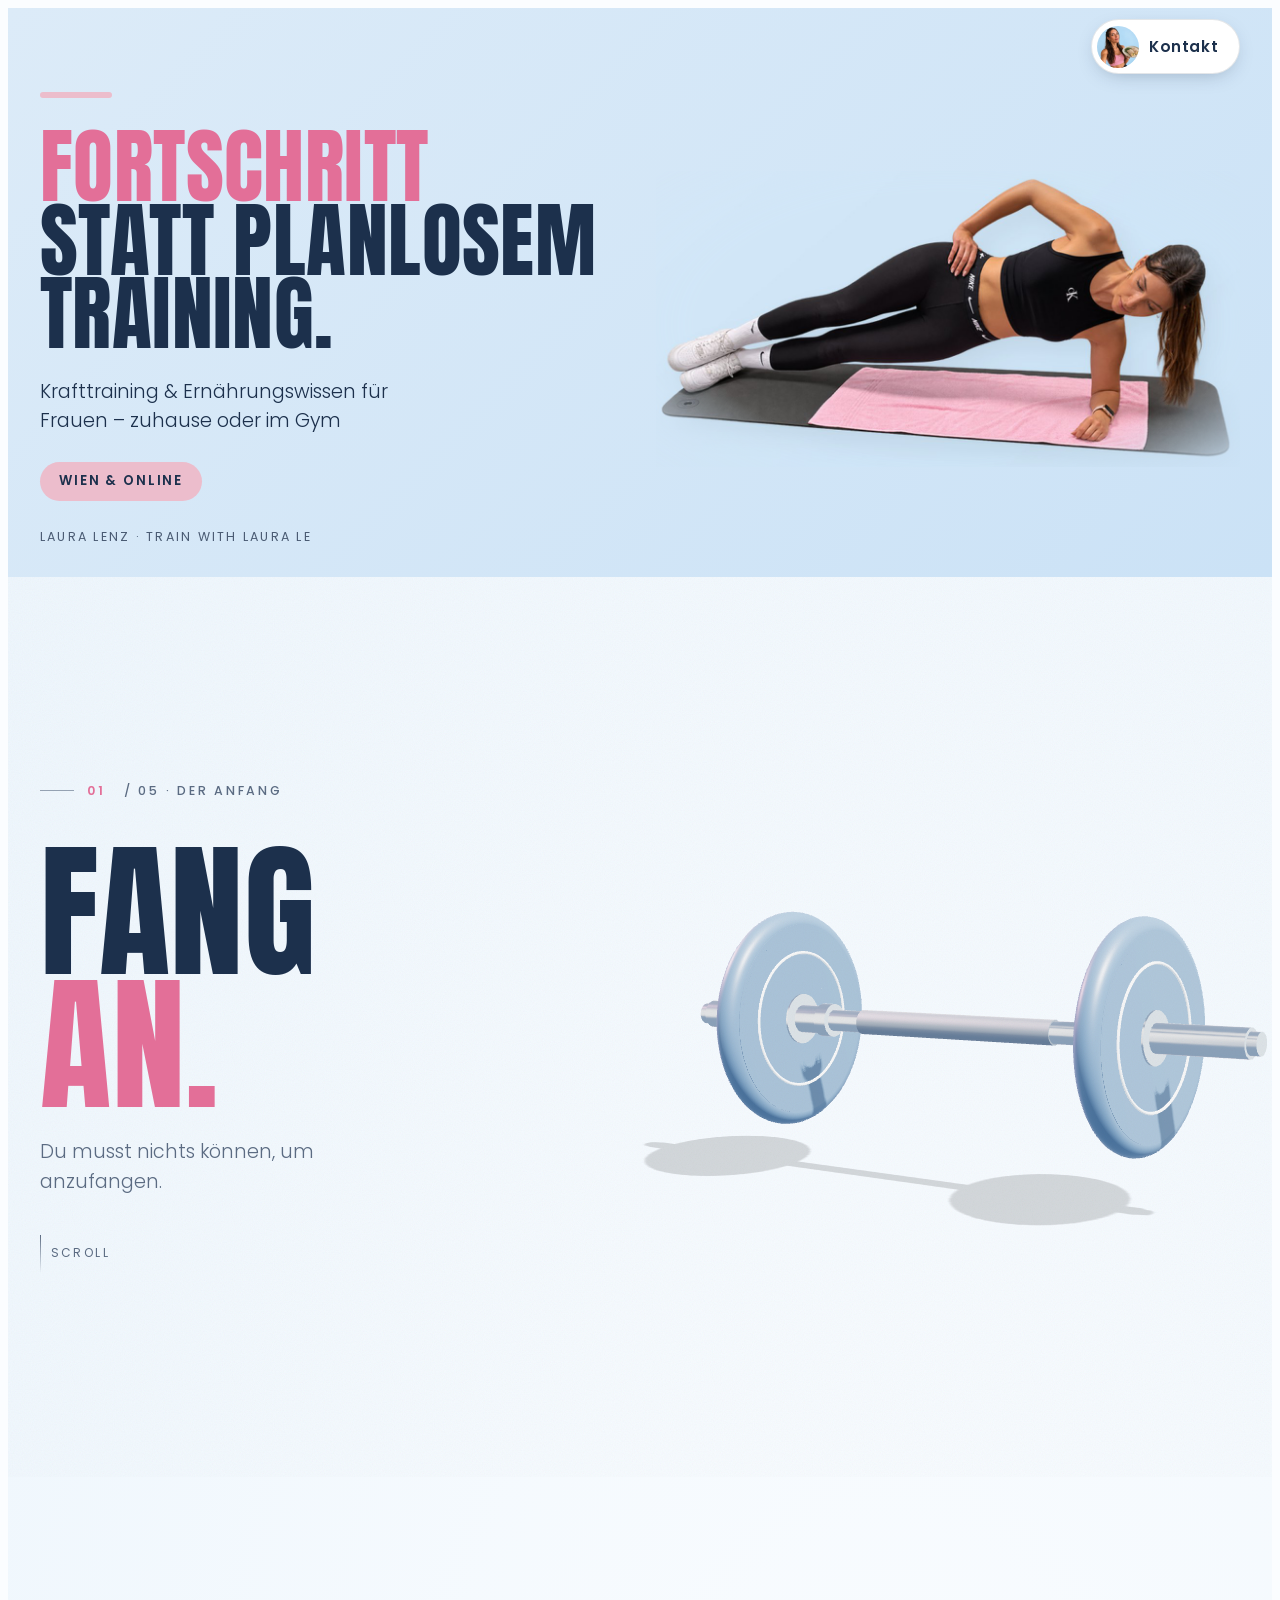
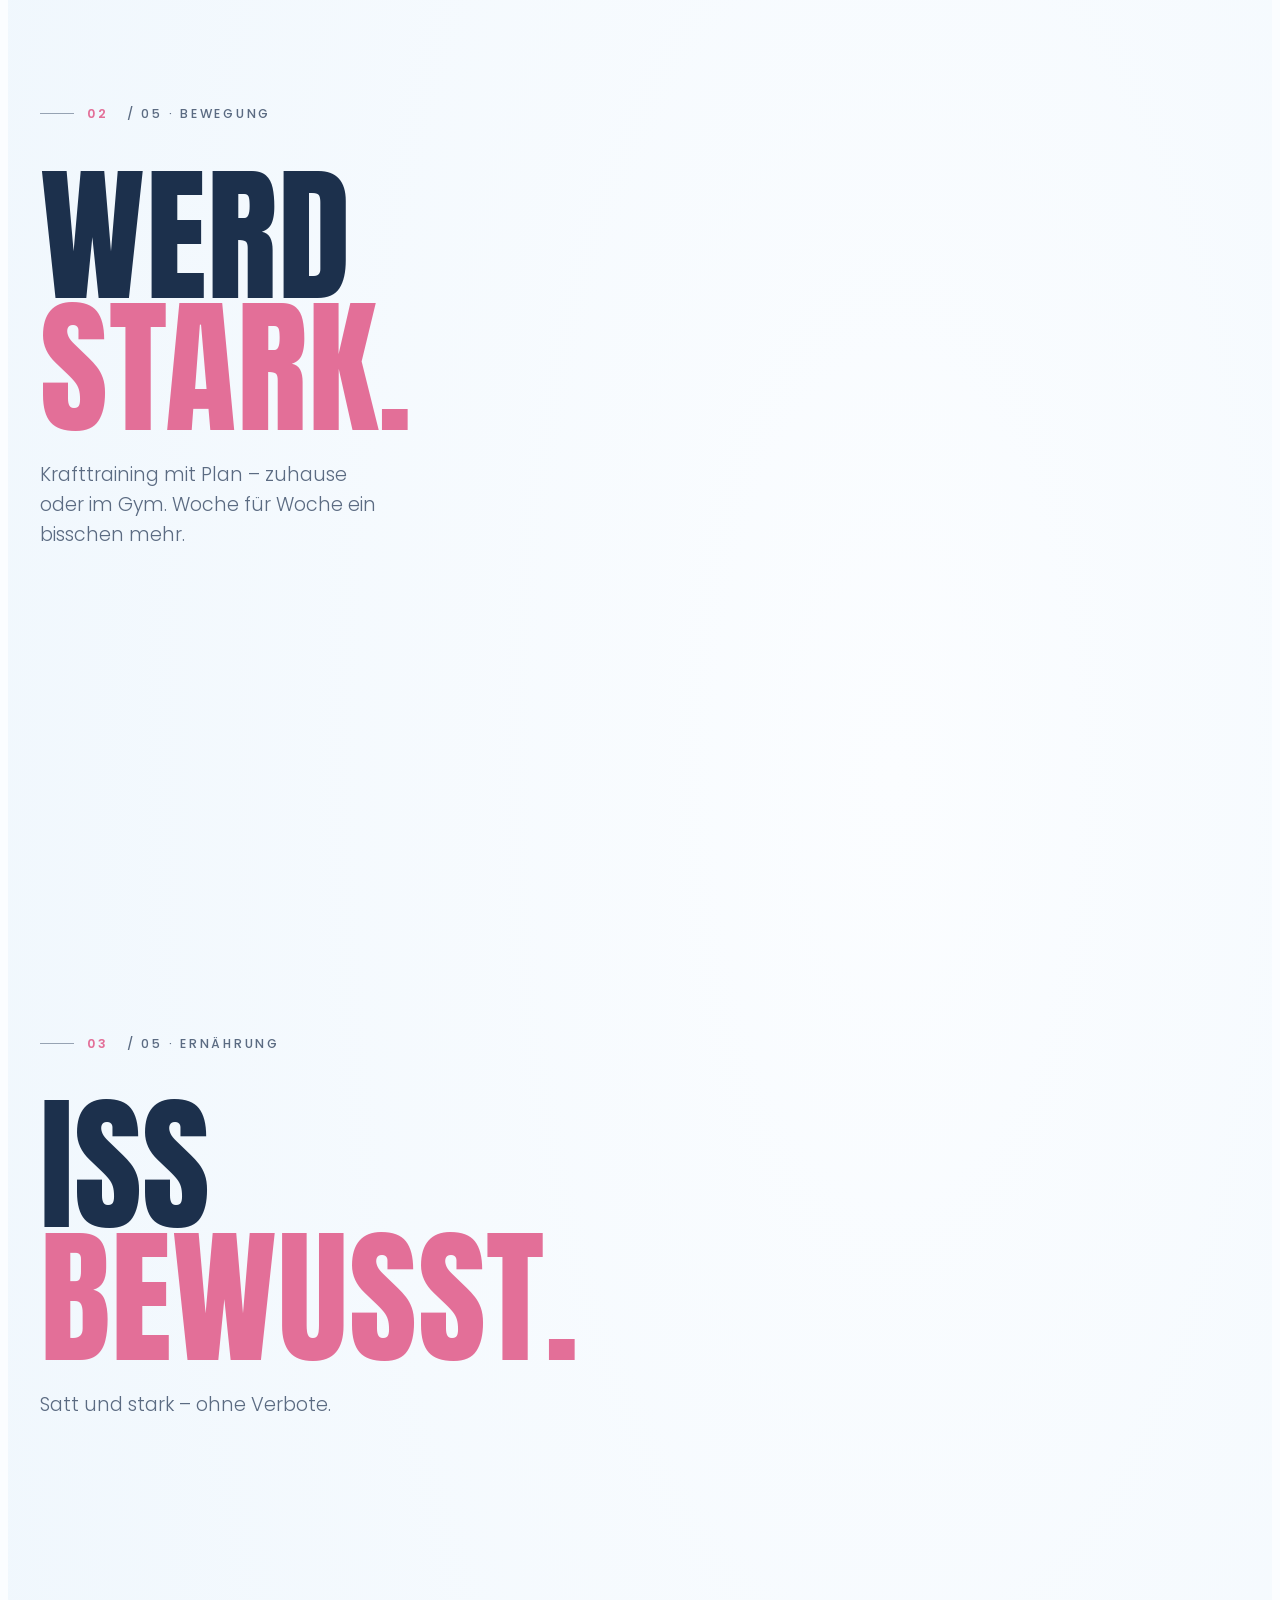
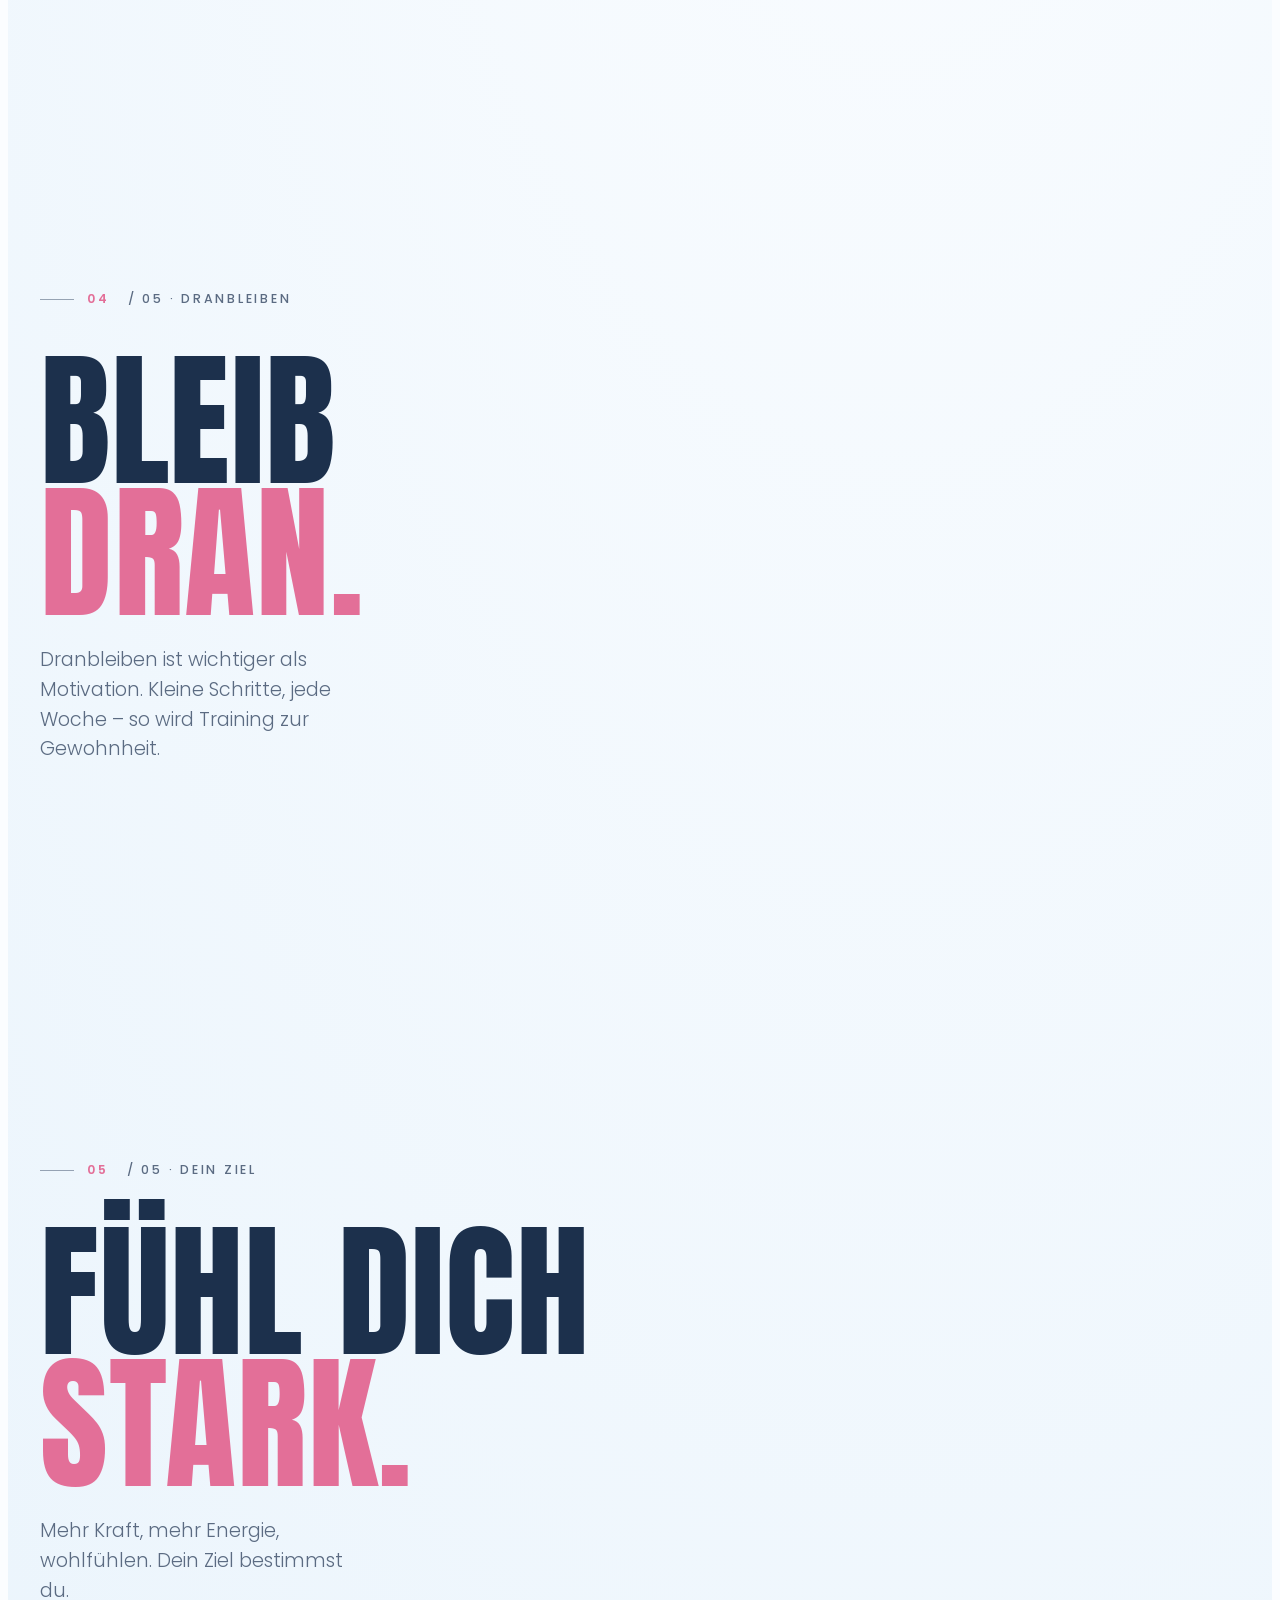
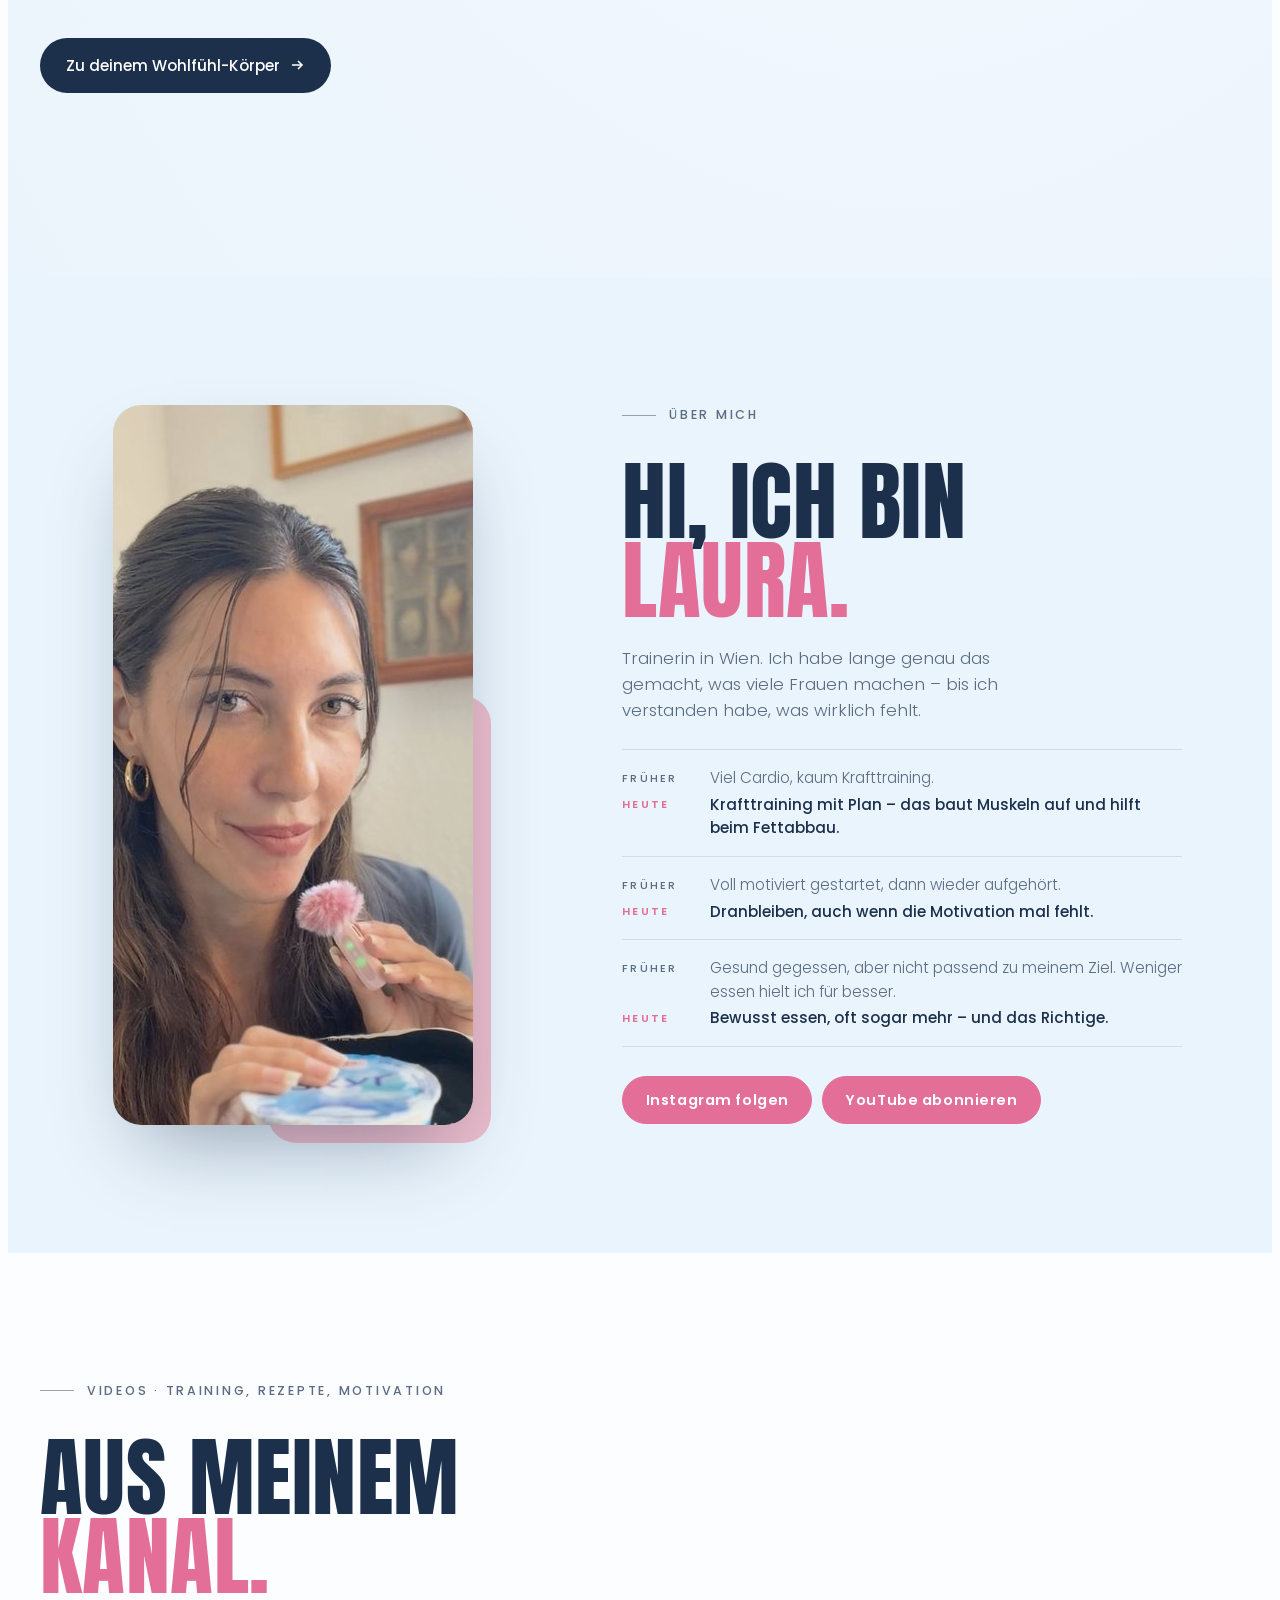
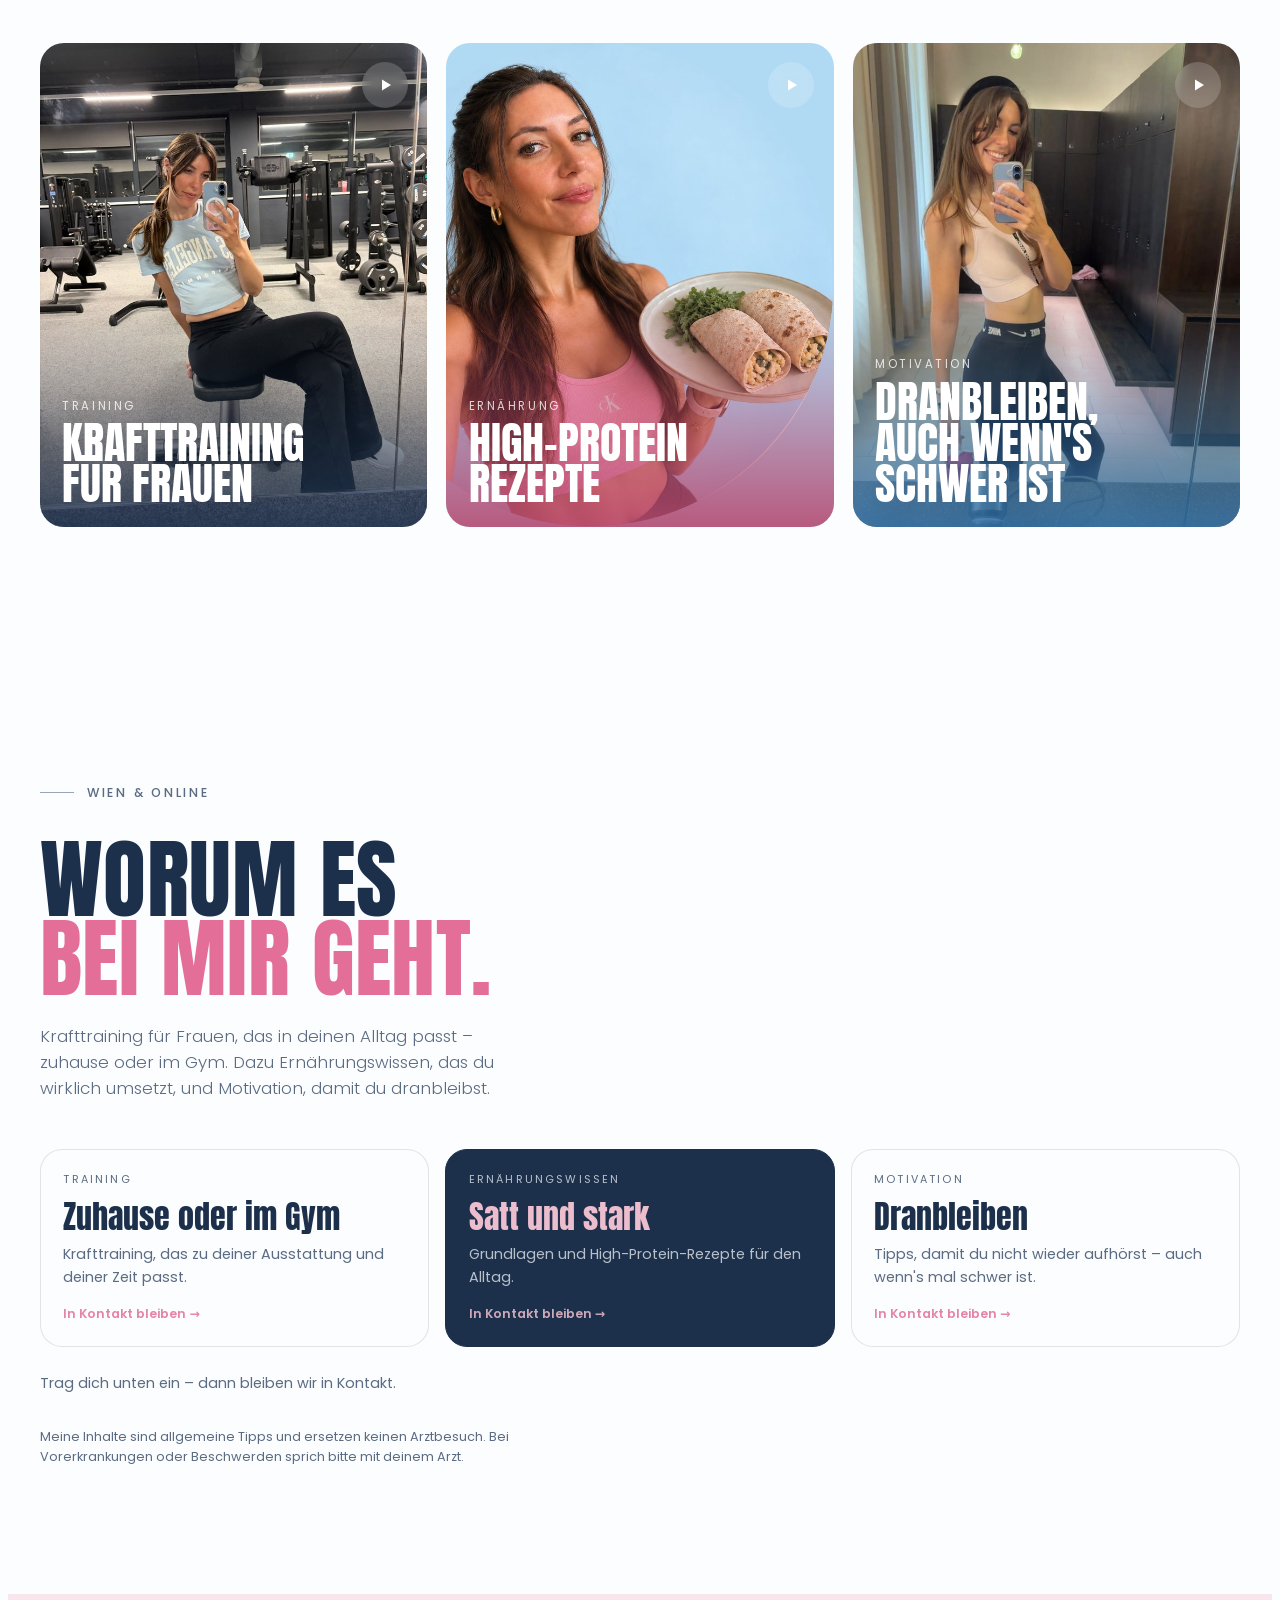
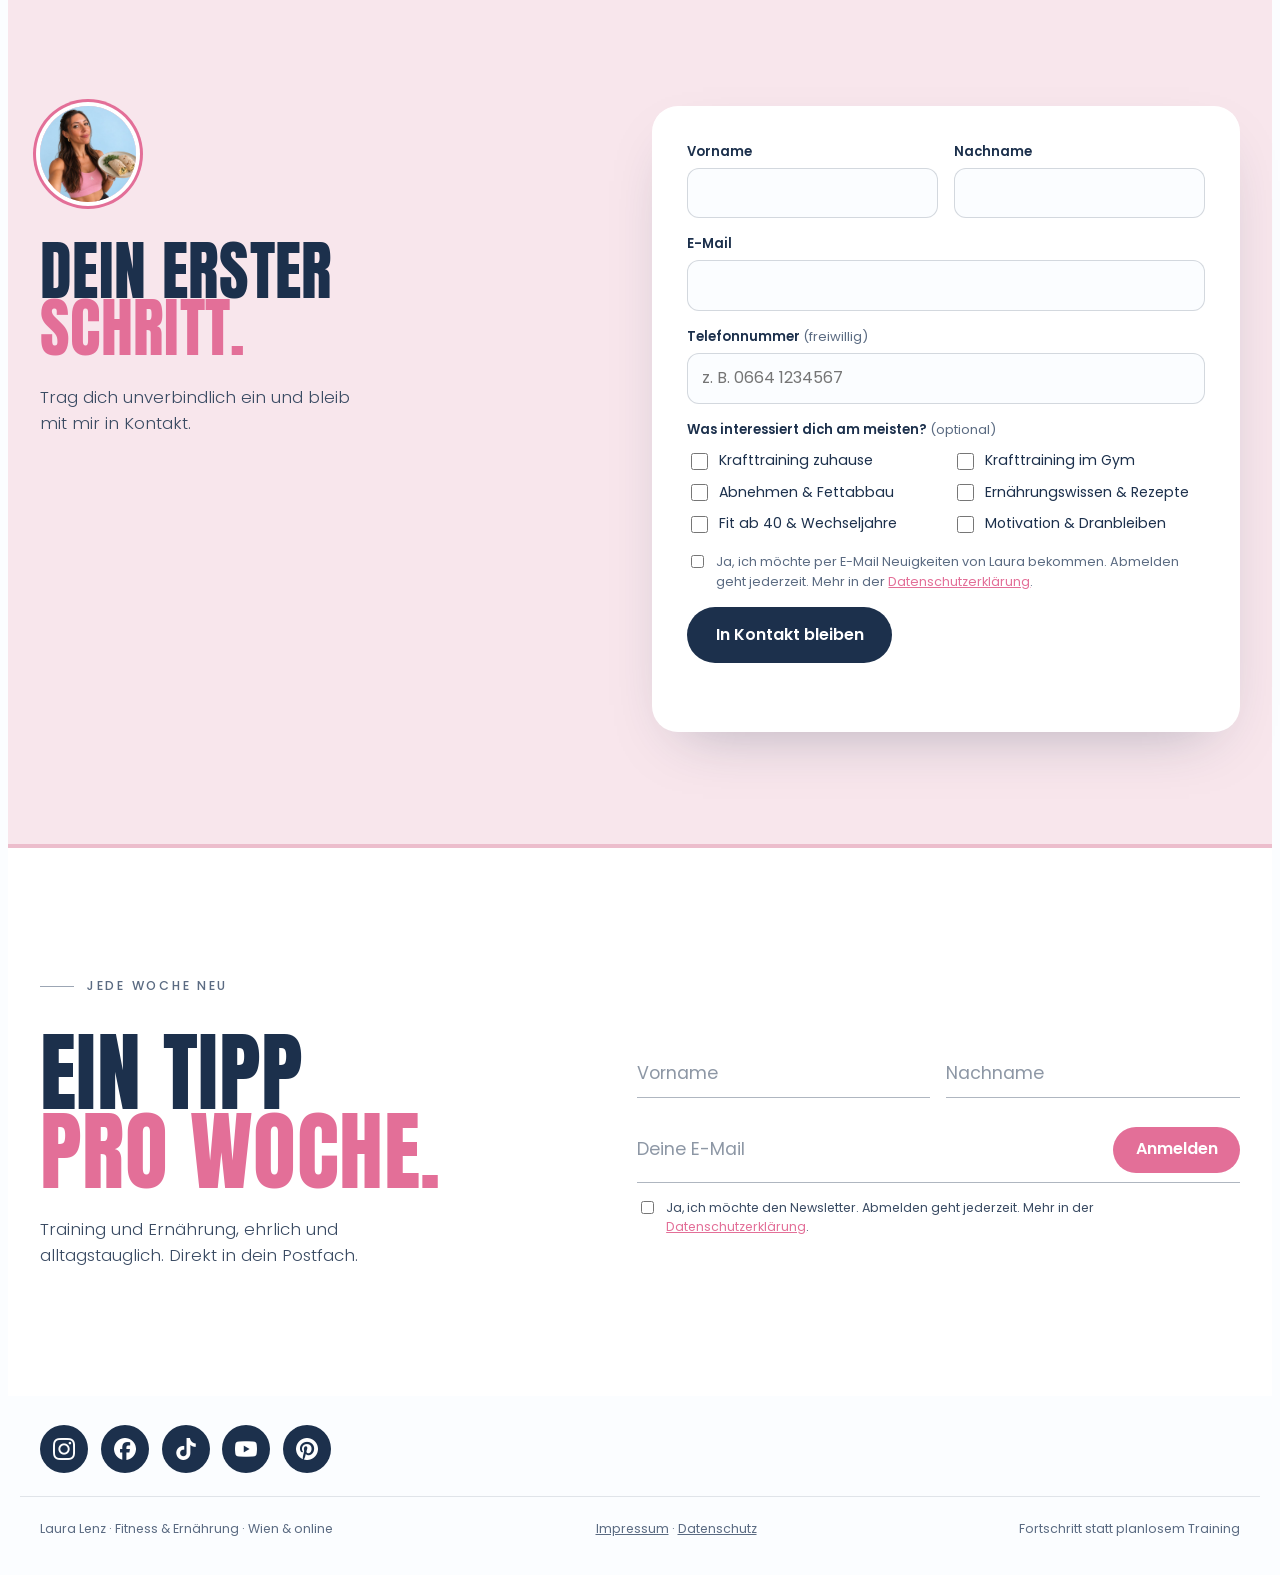
<file: index.html>
<!doctype html>
<html lang="de">
<head>
<meta charset="utf-8">
<meta name="viewport" content="width=device-width, initial-scale=1, viewport-fit=cover">
<title>Train with Laura Le – Krafttraining & Ernährungswissen für Frauen</title>
<link rel="stylesheet" href="fonts.css">
<meta name="description" content="Krafttraining & Ernährungswissen für Frauen – zuhause oder im Gym. Laura Lenz, Wien & online. Fortschritt statt planlosem Training.">
<meta property="og:title" content="Train with Laura Le">
<meta property="og:description" content="Krafttraining & Ernährungswissen für Frauen – zuhause oder im Gym. Laura Lenz, Wien & online. Fortschritt statt planlosem Training.">
<meta property="og:image" content="https://trainwithlaurale.com/bilder/profilbild.jpg">
<link rel="icon" type="image/png" sizes="64x64" href="favicon.png">
<link rel="icon" type="image/png" sizes="512x512" href="favicon-512.png">
<link rel="apple-touch-icon" href="apple-touch-icon.png">
<style>
/* Layout: eine 3D-Bühne bleibt beim Scrollen stehen (sticky); darüber laufen 5 Stationen mit riesiger Überschrift links. Die Hantel bekommt beim Scrollen Scheiben, eine Schüssel füllt sich mit Beeren. */
:root{
  --bg:#FBFDFF;
  --bg-2:#EAF4FC;      /* Hauch Himmelblau */
  --navy:#1C304C;
  --mute:#5B6B82;
  --rose:#E36F98;
  --blush:#ECBDCC;
  --sky:#B5DCF5;
  --hair:rgba(28,48,76,.12);
  --f-head:"Anton","Impact","Arial Narrow",sans-serif;
  --f-body:"Poppins",system-ui,-apple-system,"Segoe UI",sans-serif;
}
@media (prefers-color-scheme:dark){:root:not([data-theme="light"]){
  --bg:#0F1B2D;--bg-2:#16273F;--navy:#EEF5FC;--mute:#A9BBD0;--rose:#F08AB0;--blush:#C98AA0;--sky:#8CC4F0;--hair:rgba(238,245,252,.14);color-scheme:dark}}
:root[data-theme="dark"]{
  --bg:#0F1B2D;--bg-2:#16273F;--navy:#EEF5FC;--mute:#A9BBD0;--rose:#F08AB0;--blush:#C98AA0;--sky:#8CC4F0;--hair:rgba(238,245,252,.14);color-scheme:dark}

*{box-sizing:border-box}
body{background:var(--bg);color:var(--navy);font-family:var(--f-body);font-weight:400;font-size:16px;line-height:1.55;-webkit-font-smoothing:antialiased}
.wrap{max-width:1240px;margin:0 auto;padding-left:max(20px,env(safe-area-inset-left,0px));padding-right:max(20px,env(safe-area-inset-right,0px))}
h1,h2{font-family:var(--f-head);font-weight:400;text-transform:uppercase;line-height:.9;letter-spacing:.005em;margin:0;padding-top:.16em}
/* Abstände – überall gleich: Beschriftung → Überschrift, Überschrift → Text, Text → Inhalt */
:root{--s-eyebrow:1.4rem;--s-lead:1.6rem;--s-block:3rem}
.idx + h1,.idx + h2{margin-top:var(--s-eyebrow)}
p{margin:0}
a{color:inherit}
:focus-visible{outline:2px solid var(--rose);outline-offset:4px;border-radius:4px}

/* Kopf */
header{position:fixed;inset:0 0 auto;z-index:20;padding-top:env(safe-area-inset-top,0px);transition:background .3s,box-shadow .3s}
header.solid{background:color-mix(in srgb,var(--bg) 86%,transparent);backdrop-filter:blur(12px);-webkit-backdrop-filter:blur(12px);box-shadow:0 1px 0 var(--hair)}
header .wrap{display:flex;align-items:center;justify-content:space-between;padding-block:1.2rem}
.logo{font-family:var(--f-head);font-weight:400;font-size:1.25rem;letter-spacing:.06em;text-transform:uppercase;line-height:1}
.logo i{font-style:normal;color:var(--rose)}
.pill{font:inherit;font-size:.82rem;font-weight:500;letter-spacing:.04em;color:var(--navy);text-decoration:none;padding:.6rem 1.15rem;border-radius:999px;border:1px solid var(--hair);background:color-mix(in srgb,var(--bg) 70%,transparent);backdrop-filter:blur(10px);-webkit-backdrop-filter:blur(10px);transition:background .3s,color .3s,border-color .3s}
.pill:hover{background:var(--navy);color:var(--bg);border-color:var(--navy)}
.me-pill{transition:background .3s,color .3s,border-color .3s,box-shadow .35s ease,transform .35s ease}
.me-pill,.me-pill:hover{background:#FFFFFF;color:#1C304C;font-weight:600}
.me-pill{box-shadow:0 6px 20px -8px rgba(28,48,76,.35)}
.me-pill:hover{border-color:var(--rose);box-shadow:0 0 0 3px var(--rose),0 12px 36px -10px color-mix(in srgb,var(--rose) 60%,transparent);transform:translateY(-2px)}

/* Banner oben (wie Lauras Banner) */
.hero{--hb1:#DCEBF8;--hb2:#CBE2F6;background:linear-gradient(135deg,var(--hb1),var(--hb2));color:#1C304C;padding-top:calc(env(safe-area-inset-top,0px) + 4.8rem);padding-bottom:1.5rem;overflow:hidden}
.hero-grid{display:grid;grid-template-columns:minmax(0,1fr) minmax(0,1fr);gap:2rem;align-items:center;min-height:min(52vh,480px)}
.hero-bar{display:block;width:72px;height:6px;border-radius:6px;background:#ECBDCC;margin-bottom:1.2rem}
.hero-h{font-family:var(--f-head);font-weight:400;text-transform:uppercase;letter-spacing:.005em;line-height:.9;font-size:clamp(2.8rem,6.4vw,5.6rem);color:#1C304C;margin:0}
.hero-h span{color:#E36F98}
.hero-h small{font-size:.62em;font-weight:700}
.hero-sub{margin-top:var(--s-lead);font-size:clamp(1rem,1.5vw,1.2rem);font-weight:300;color:#1C304C;max-width:34ch}
.hero-actions{display:flex;flex-wrap:wrap;align-items:center;gap:.8rem;margin-top:1.6rem}
.hero-pill{background:#ECBDCC;color:#1C304C;font-weight:600;font-size:.82rem;letter-spacing:.14em;text-transform:uppercase;padding:.6rem 1.2rem;border-radius:999px}
.hero-cta{display:inline-flex;align-items:center;gap:.6rem;background:#FFFFFF;color:#1C304C;font-weight:600;text-decoration:none;padding:.35rem 1.3rem .35rem .35rem;border-radius:999px;border:1px solid rgba(28,48,76,.12);box-shadow:0 6px 20px -8px rgba(28,48,76,.35);transition:box-shadow .35s ease,transform .35s ease,border-color .35s}
.hero-cta img{width:40px;height:40px;border-radius:50%;object-fit:cover;object-position:50% 35%}
.hero-cta:hover{border-color:#E36F98;box-shadow:0 0 0 3px #E36F98,0 12px 36px -10px rgba(227,111,152,.6);transform:translateY(-2px)}
.hero-by{margin-top:1.6rem;font-size:.78rem;letter-spacing:.18em;text-transform:uppercase;color:#4A5B73}
.hero-img{margin:0;min-width:0}
.hero-img img{display:block;width:100%;max-width:620px;margin-left:auto;height:auto;-webkit-mask-image:radial-gradient(ellipse 70% 72% at 50% 52%,#000 62%,transparent 100%);mask-image:radial-gradient(ellipse 70% 72% at 50% 52%,#000 62%,transparent 100%)}
@media (max-width:820px){.hero-grid{grid-template-columns:1fr;min-height:0;gap:.5rem}.hero-img img{width:112%;margin-left:-6%}.hero{padding-top:calc(env(safe-area-inset-top,0px) + 5.2rem)}}
#hdr-pill{transition:opacity .35s,transform .35s,box-shadow .35s,border-color .35s}
#hdr-pill.away{opacity:0;pointer-events:none;transform:translateY(-8px)}
/* Kontakt-Knopf: sanftes Atmen in Neonpink, 2 Atemzüge, dann Pause */
@keyframes pillGlow{
  0%,88%,100%{box-shadow:0 6px 20px -8px rgba(28,48,76,.35),0 0 0 0 rgba(255,79,160,0)}
  16%,32%,58%,74%{box-shadow:0 6px 20px -8px rgba(28,48,76,.35),0 0 0 3px rgba(255,79,160,.8),0 0 28px 5px rgba(255,79,160,.5)}
  45%{box-shadow:0 6px 20px -8px rgba(28,48,76,.35),0 0 0 2px rgba(255,79,160,.45),0 0 16px 2px rgba(255,79,160,.25)}
}
#hdr-pill:not(:hover):not(.away){animation:pillGlow 10s ease-in-out 1s infinite}
@media (prefers-reduced-motion:reduce){#hdr-pill{animation:none!important}}

header .wrap{justify-content:flex-end}

/* Bühne */
.story{position:relative;background:radial-gradient(120% 80% at 70% 40%,var(--bg) 0%,var(--bg-2) 100%)}
.stage{position:sticky;top:0;height:100vh;height:100svh;margin-bottom:-100vh;margin-bottom:-100svh;overflow:hidden;pointer-events:none}
.stage canvas{display:block;width:100%;height:100%}
.stage::after{content:"";position:absolute;inset:0;opacity:.06;mix-blend-mode:multiply;pointer-events:none;
  background-image:url("data:image/svg+xml;utf8,<svg xmlns='http://www.w3.org/2000/svg' width='160' height='160'><filter id='n'><feTurbulence type='fractalNoise' baseFrequency='.9' numOctaves='2' stitchTiles='stitch'/></filter><rect width='100%' height='100%' filter='url(%23n)'/></svg>")}
.no3d .stage{background:radial-gradient(40% 35% at 70% 50%,color-mix(in srgb,var(--blush) 55%,transparent),transparent 70%)}

.step{position:relative;z-index:2;min-height:100vh;min-height:100svh;display:flex;align-items:center}
.step .wrap{width:100%}
.txt{max-width:min(46%,560px)}
.idx{display:flex;align-items:center;gap:.8rem;font-size:.78rem;font-weight:500;letter-spacing:.22em;text-transform:uppercase;color:var(--mute);font-variant-numeric:tabular-nums}
.idx::before{content:"";width:34px;height:1px;background:currentColor;opacity:.6}
.idx b{color:var(--rose);font-weight:600}
.step h1,.step h2{font-size:clamp(4.2rem,11.5vw,10.5rem)}
.step h1 span,.step h2 span{color:var(--rose)}
.lead{margin-top:var(--s-lead);font-size:clamp(1rem,1.5vw,1.2rem);font-weight:300;color:var(--mute);max-width:28ch}
.cta{display:inline-flex;align-items:center;gap:.6rem;margin-top:2rem;font-weight:500;font-size:.95rem;text-decoration:none;color:#fff;background:var(--navy);padding:1rem 1.6rem;border-radius:999px;transition:background .3s,transform .3s}
:root[data-theme="dark"] .cta{color:#0F1B2D}
@media (prefers-color-scheme:dark){:root:not([data-theme="light"]) .cta{color:#0F1B2D}}
.cta:hover{background:var(--rose);color:#fff;transform:translateY(-2px)}
.cta svg{width:16px;height:16px}
.scroll-hint{margin-top:2.4rem;font-size:.75rem;letter-spacing:.2em;text-transform:uppercase;color:var(--mute);display:flex;align-items:center;gap:.6rem}
.scroll-hint i{width:1px;height:38px;background:linear-gradient(var(--mute),transparent);animation:drip 2.2s ease-in-out infinite}
@keyframes drip{0%{transform:scaleY(0);transform-origin:top}50%{transform:scaleY(1);transform-origin:top}51%{transform-origin:bottom}100%{transform:scaleY(0);transform-origin:bottom}}

/* Fortschritt rechts */
.rail{position:fixed;right:max(20px,calc(env(safe-area-inset-right,0px) + 20px));top:50%;transform:translateY(-50%);z-index:15;display:grid;gap:14px;transition:opacity .4s}
.rail a{display:flex;align-items:center;justify-content:flex-end;gap:.6rem;text-decoration:none;font-size:.7rem;letter-spacing:.18em;color:var(--mute)}
.rail a span{opacity:0;transform:translateX(6px);transition:.3s}
.rail a i{width:18px;height:1px;background:var(--mute);transition:width .4s,background .4s}
.rail a.on i{width:38px;background:var(--rose)}
.rail a.on span,.rail a:hover span{opacity:1;transform:none}
.rail.off{opacity:0;pointer-events:none}

@media (max-width:820px){
  .step{align-items:flex-end;padding-bottom:12vh}
  .txt{max-width:100%}
  .step h1,.step h2{font-size:clamp(3.6rem,19vw,6rem)}
  .rail{display:none}
  .step .wrap{background:linear-gradient(transparent,color-mix(in srgb,var(--bg) 80%,transparent) 30%);padding-block:2rem 0}
}


/* Über mich */
.me{padding-block:clamp(5rem,10vw,8rem);background:var(--bg-2)}
.me .wrap{display:grid;grid-template-columns:minmax(0,.9fr) minmax(0,1.1fr);gap:clamp(2rem,6vw,5rem);align-items:center}
.me figure{margin:0;position:relative;max-width:360px;justify-self:center;isolation:isolate}
.me img{display:block;width:100%;aspect-ratio:1/1;object-fit:cover;object-position:50% 50%;border-radius:28px;box-shadow:0 40px 80px -30px rgba(28,48,76,.45)}
.me figure::before{content:"";position:absolute;inset:auto -18px -18px auto;width:62%;height:62%;border-radius:28px;background:var(--blush);z-index:-1}
.me h2{font-size:clamp(3rem,7vw,5.5rem)}
.me h2 span{color:var(--rose)}
.me p{margin-top:var(--s-lead);font-weight:300;color:var(--mute);max-width:38ch;font-size:1.05rem}
.me .links{display:flex;flex-wrap:wrap;gap:.6rem;margin-top:1.8rem}
.me .links .pill{background:var(--rose);border-color:var(--rose);color:#FFFFFF;font-weight:600;font-size:.9rem;padding:.75rem 1.4rem;transition:box-shadow .35s ease,transform .35s ease}
.me .links .pill:hover,.me .links .pill:focus-visible{background:var(--rose);color:#FFFFFF;border-color:var(--rose);box-shadow:0 0 0 3px var(--bg),0 0 0 6px var(--rose),0 14px 40px -8px color-mix(in srgb,var(--rose) 75%,transparent);transform:translateY(-2px);outline:none}
@media (max-width:820px){.me .wrap{grid-template-columns:1fr}.me figure{max-width:280px;justify-self:start}}

.then{list-style:none;margin:var(--s-lead) 0 0;padding:0;display:grid;gap:0;border-top:1px solid var(--hair);max-width:560px}
.then li{display:grid;grid-template-columns:72px minmax(0,1fr);gap:.2rem 1rem;padding-block:1rem;border-bottom:1px solid var(--hair);font-size:.95rem}
.then em,.then b{font-style:normal;font-size:.68rem;letter-spacing:.2em;text-transform:uppercase;padding-top:.3rem}
.then em{color:var(--mute);font-weight:500}
.then em+span{color:var(--mute);font-weight:300}
.then b{color:var(--rose);font-weight:600}
.then b+span{font-weight:500;color:var(--navy)}

.det{display:grid;gap:.7rem;min-width:0}
.det span{color:var(--mute);font-weight:300}
.det ul{list-style:none;margin:0;padding:0;display:grid;gap:.35rem;font-size:.92rem}
.det li{position:relative;padding-left:1.1rem}
.det li::before{content:"";position:absolute;left:0;top:.65em;width:6px;height:6px;border-radius:50%;background:var(--rose)}
.nobind{margin-top:1.6rem;font-size:.9rem;font-weight:500;color:var(--navy)}

.olead{margin-top:var(--s-lead);font-weight:300;color:var(--mute);max-width:46ch;font-size:1.05rem}
.prices{display:grid;grid-template-columns:repeat(4,minmax(0,1fr));gap:1rem;margin-top:var(--s-block)}
.price{border:1px solid var(--hair);border-radius:22px;padding:1.4rem;display:grid;gap:.2rem;align-content:start;min-width:0;background:var(--bg)}
.price small{font-size:.68rem;letter-spacing:.2em;text-transform:uppercase;color:var(--mute)}
.price b{font-weight:500;font-size:1rem;min-height:2.6em}
.price strong{font-family:var(--f-head);font-weight:400;font-size:clamp(2.6rem,4vw,3.4rem);line-height:1;margin-top:.6rem;font-variant-numeric:tabular-nums}
.price span{font-size:.82rem;color:var(--mute)}
.price.hi{background:var(--navy);color:var(--bg);border-color:var(--navy)}
.price.hi small,.price.hi span{color:color-mix(in srgb,var(--bg) 70%,transparent)}
.price.hi strong{color:var(--blush)}
.price strong{font-size:clamp(1.8rem,2.6vw,2.3rem);line-height:1.02;margin:.5rem 0 .4rem;overflow-wrap:break-word;hyphens:auto}
.price{transition:box-shadow .35s ease,transform .35s ease,border-color .35s ease}
.price:hover{border-color:var(--rose);box-shadow:0 0 0 3px var(--rose),0 18px 50px -12px color-mix(in srgb,var(--rose) 55%,transparent);transform:translateY(-4px)}
.pnote{margin-top:1rem;font-size:.9rem;color:var(--mute)}
.monthly{margin-top:1.4rem;padding:1.1rem 1.4rem;border-radius:18px;background:color-mix(in srgb,var(--blush) 35%,var(--bg));max-width:760px;font-weight:300}
.monthly b{font-weight:600;color:var(--rose)}
@media (max-width:900px){.prices{grid-template-columns:repeat(2,minmax(0,1fr))}}
@media (max-width:460px){.prices{grid-template-columns:1fr}.price b{min-height:0}}
.acc{margin-top:var(--s-block);border-top:1px solid var(--hair)}
.acc details{border-bottom:1px solid var(--hair)}
.acc summary{list-style:none;cursor:pointer;display:flex;justify-content:space-between;align-items:center;gap:1rem;padding-block:1.4rem;font-family:var(--f-head);font-size:clamp(1.4rem,2.6vw,2rem);text-transform:uppercase;letter-spacing:.01em}
.acc summary::-webkit-details-marker{display:none}
.acc summary::after{content:"+";font-family:var(--f-body);font-weight:300;font-size:1.6rem;color:var(--rose);transition:transform .3s}
.acc details[open] summary::after{transform:rotate(45deg)}
.acc details>*:not(summary){margin-bottom:1.8rem}
.steps{margin:0;padding:0;list-style:none;counter-reset:st;display:grid;gap:1.1rem;max-width:760px}
.steps li{counter-increment:st;display:grid;grid-template-columns:44px minmax(0,1fr);gap:.2rem 1rem}
.steps li::before{content:counter(st,decimal-leading-zero);grid-row:span 2;font-size:.78rem;font-weight:600;letter-spacing:.12em;color:var(--rose);padding-top:.2rem}
.steps b{font-weight:500}
.steps span{color:var(--mute);font-weight:300}
.dots2{list-style:none;margin:0;padding:0;display:grid;gap:.5rem;max-width:760px}
.dots2 li{position:relative;padding-left:1.2rem;font-weight:300}
.dots2 li::before{content:"";position:absolute;left:0;top:.68em;width:6px;height:6px;border-radius:50%;background:var(--rose)}
.two{display:grid;grid-template-columns:repeat(2,minmax(0,1fr));gap:2rem;max-width:900px}
.two h3{font-size:.75rem;letter-spacing:.2em;text-transform:uppercase;color:var(--mute);font-weight:600;margin:0 0 .8rem}
@media (max-width:700px){.two{grid-template-columns:1fr}}
.tbl{overflow-x:auto;max-width:760px}
table{border-collapse:collapse;width:100%;min-width:440px;font-variant-numeric:tabular-nums}
th,td{padding:.8rem .6rem;text-align:right;border-bottom:1px solid var(--hair);font-weight:400}
thead th{font-size:.7rem;letter-spacing:.16em;text-transform:uppercase;color:var(--mute);font-weight:500}
tbody th{text-align:left;font-weight:500}
tbody tr:last-child td{color:var(--rose);font-weight:600}
.hint{margin-top:2rem;font-size:.8rem;color:var(--mute);max-width:60ch}

.me-pill{display:inline-flex;align-items:center;gap:.6rem;padding:.35rem 1.3rem .35rem .35rem;font-size:.95rem}
.me-pill img{width:42px;height:42px;border-radius:50%;object-fit:cover;object-position:50% 35%;display:block}
.social-row{padding-bottom:1.4rem;margin-bottom:1.4rem;border-bottom:1px solid var(--hair)}
.social{display:flex;flex-wrap:wrap;gap:.6rem}
.social{gap:.8rem}
.social a{display:grid;place-items:center;width:48px;height:48px;border-radius:50%;background:#1C304C;border:1px solid var(--hair);transition:box-shadow .35s ease,transform .35s ease}
.social a img{width:24px;height:24px;object-fit:contain;display:block}
.social a:hover,.social a:focus-visible{box-shadow:0 0 0 3px var(--bg),0 0 0 6px #E36F98,0 12px 30px -8px rgba(227,111,152,.7);transform:translateY(-2px);outline:none}

.hello{display:inline-flex;align-items:center;gap:1rem;margin-top:2rem;padding:.5rem 1.4rem .5rem .5rem;border-radius:999px;background:color-mix(in srgb,var(--bg) 80%,transparent);border:1px solid var(--hair);text-decoration:none;color:var(--navy);backdrop-filter:blur(8px);-webkit-backdrop-filter:blur(8px);transition:background .3s,transform .3s}
.hello:hover{transform:translateY(-2px);background:var(--bg)}
.hello img{width:84px;height:84px;border-radius:50%;object-fit:cover;object-position:50% 30%;box-shadow:0 0 0 3px var(--blush)}
.hello span{display:grid;gap:.15rem;font-size:.9rem;color:var(--mute);font-weight:300}
.hello b{font-weight:600;color:var(--navy);font-size:1.05rem}
.soft{display:inline-block;margin-top:1.2rem;font-size:.9rem;font-weight:500;color:var(--rose);text-decoration:none;border-bottom:1px solid currentColor}
@media (max-width:820px){.hello img{width:64px;height:64px}}
.logo{white-space:nowrap}
@media (max-width:420px){.logo{font-size:1rem}}

/* Kennenlernen */
.kl{background:#F8E6EC;color:#1C304C;padding-block:clamp(4.5rem,9vw,7rem)}
.kl-grid{display:grid;grid-template-columns:minmax(0,1fr) minmax(0,1.1fr);gap:clamp(2rem,6vw,5rem);align-items:start}
.kl h2{font-size:clamp(2.6rem,5vw,4.4rem);color:#1C304C;overflow-wrap:break-word}
.kl h2 span{color:#E36F98}
.kl p{margin-top:var(--s-lead);font-weight:300;max-width:34ch;font-size:1.05rem;color:#3A4B63}
.kl-me img{width:96px;height:96px;border-radius:50%;object-fit:cover;object-position:50% 35%;box-shadow:0 0 0 4px #FFFFFF,0 0 0 7px #E36F98;margin-bottom:var(--s-eyebrow)}
.kl-mail{font-size:.9rem!important}
.kl-mail code{font-family:var(--f-body);user-select:all;border-bottom:1px solid currentColor}
.kl-form{background:#FFFFFF;border-radius:26px;padding:clamp(1.4rem,3vw,2.2rem);display:grid;gap:1rem;box-shadow:0 24px 60px -30px rgba(28,48,76,.35);min-width:0}
.f{display:grid;gap:.35rem}
.f label{font-size:.82rem;font-weight:600;color:#1C304C}
.f i{font-style:normal;font-weight:400;color:#5B6B82}
.f input,.f select,.f textarea{width:100%;font:inherit;font-size:1rem;color:#1C304C;background:#FBFDFF;border:1px solid rgba(28,48,76,.18);border-radius:12px;padding:.75rem .9rem;transition:border-color .25s,box-shadow .25s}
.f input:focus,.f select:focus,.f textarea:focus{outline:none;border-color:#E36F98;box-shadow:0 0 0 3px rgba(227,111,152,.25)}
.kl-check{display:flex;gap:.6rem;align-items:flex-start;font-size:.8rem;color:#5B6B82}
.kl-check a{color:#E36F98}
.kl-topics{border:0;margin:0;padding:0;display:grid;grid-template-columns:repeat(2,minmax(0,1fr));gap:.55rem .9rem}
.kl-topics legend{font-size:.82rem;font-weight:600;color:#1C304C;margin-bottom:.6rem;padding:0}
.kl-topics legend i{font-weight:400;font-style:normal;color:#5B6B82}
.kl-topics label{display:flex;gap:.5rem;align-items:center;font-size:.88rem;color:#1C304C;cursor:pointer}
.kl-topics input{accent-color:#E36F98;width:1.05rem;height:1.05rem;flex:none}
@media (max-width:460px){.kl-topics{grid-template-columns:1fr}}
.kl-btn{justify-self:start;font:inherit;font-weight:600;font-size:1rem;color:#FFFFFF;background:#1C304C;border:0;border-radius:999px;padding:.95rem 1.8rem;cursor:pointer;transition:background .3s,box-shadow .35s,transform .35s}
.kl-btn:hover{background:#E36F98;box-shadow:0 12px 36px -10px rgba(227,111,152,.6);transform:translateY(-2px)}
#kl-out{font-size:.9rem;font-weight:500;color:#B8496F;min-height:1.3em}
@media (max-width:820px){.kl-grid{grid-template-columns:1fr}}
a.price{text-decoration:none;color:inherit;cursor:pointer}
a.price.hi{color:var(--bg)}
.price::after{content:"Anfragen →";font-size:.78rem;font-weight:600;color:var(--rose);margin-top:.8rem;opacity:.85}
.price.hi::after{color:var(--blush)}

/* Aus meinem Kanal */
.feed{padding-block:clamp(5rem,10vw,8rem)}
.feed h2{font-size:clamp(3rem,7vw,5.5rem)}
.feed h2 span{color:var(--rose)}
.tiles{display:grid;grid-template-columns:repeat(3,minmax(0,1fr));gap:1.2rem;margin-top:var(--s-block)}
.tile{position:relative;display:flex;flex-direction:column;justify-content:flex-end;aspect-ratio:4/5;max-width:100%;border-radius:24px;overflow:hidden;text-decoration:none;color:#fff;padding:1.4rem;isolation:isolate;transition:transform .5s cubic-bezier(.2,.8,.2,1)}
.tile:hover{transform:translateY(-6px)}
.tile{transition:transform .5s cubic-bezier(.2,.8,.2,1),box-shadow .35s ease}
.tile:hover{box-shadow:0 0 0 3px var(--rose),0 18px 50px -12px color-mix(in srgb,var(--rose) 55%,transparent)}
.tile .tile-bg{position:absolute;inset:0;width:100%;height:100%;object-fit:cover;z-index:-2;transition:transform .8s cubic-bezier(.2,.8,.2,1)}
.tile:hover .tile-bg{transform:scale(1.04)}
.tile::before{content:"";position:absolute;inset:0;z-index:-1;background:linear-gradient(to top,color-mix(in srgb,var(--tint) 88%,transparent) 0%,color-mix(in srgb,var(--tint) 30%,transparent) 30%,transparent 50%)}

.tile small{font-size:.72rem;letter-spacing:.22em;text-transform:uppercase;opacity:.8}
.tile b{font-family:var(--f-head);font-weight:400;font-size:clamp(2rem,3.4vw,2.8rem);text-transform:uppercase;line-height:.95;margin-top:.4rem}
.tile .play{position:absolute;top:1.2rem;right:1.2rem;width:46px;height:46px;border-radius:50%;background:rgba(255,255,255,.18);backdrop-filter:blur(6px);-webkit-backdrop-filter:blur(6px);display:grid;place-items:center}
.tile .play svg{width:16px;height:16px;margin-left:2px}
.tile .note{font-size:.72rem;opacity:.7;margin-top:.6rem}
@media (max-width:820px){.tiles{grid-template-columns:1fr}.tile{aspect-ratio:16/11}}

/* Nach der Geschichte */
.after{position:relative;z-index:3;background:var(--bg)}
.offer{padding-block:clamp(5rem,10vw,8rem)}
.offer h2,.nl h2{font-size:clamp(3rem,7vw,5.5rem)}
.offer h2 span,.nl h2 span{color:var(--rose)}
.rows{margin-top:var(--s-block);border-top:1px solid var(--hair)}
.row{display:grid;grid-template-columns:80px 1fr 1.4fr;gap:1.5rem;align-items:baseline;padding-block:1.8rem;border-bottom:1px solid var(--hair)}
.row em{font-style:normal;font-size:.78rem;letter-spacing:.2em;color:var(--rose);font-weight:600}
.row b{font-family:var(--f-head);font-weight:400;font-size:clamp(1.6rem,3vw,2.4rem);text-transform:uppercase;letter-spacing:.01em}

@media (max-width:700px){.row{grid-template-columns:1fr;gap:.4rem}}

.nl,.kl{color-scheme:light}
.nl{background:#FFFFFF;color:#1C304C;padding-block:clamp(5rem,10vw,8rem);border-top:4px solid #ECBDCC}
.nl .wrap{display:grid;grid-template-columns:minmax(0,1fr) minmax(0,1.1fr);gap:2rem 3rem;align-items:end}
.nl .eyebrow{font-size:.72rem;letter-spacing:.2em;text-transform:uppercase;color:#5B6B82;font-weight:600}
.nl h2.nl-h{font-size:clamp(3rem,7vw,5.5rem)}
.nl h2{color:#1C304C}
.nl h2 span{color:#E36F98}
.nl p{margin-top:var(--s-lead);font-weight:300;color:#3A4B63;max-width:34ch;font-size:1.05rem}
form{display:grid;gap:.9rem}
.kl-two{display:grid;grid-template-columns:1fr 1fr;gap:1rem}@media (max-width:520px){.kl-two{grid-template-columns:1fr}}
.nl-two{display:grid;grid-template-columns:1fr 1fr;gap:1rem;margin-bottom:.9rem}.nl-two input{min-width:0;background:transparent;border:0;border-bottom:1px solid rgba(28,48,76,.35);color:#1C304C;font:inherit;font-size:1.1rem;padding:.4rem 0 .6rem;outline:none}.nl-two input::placeholder{color:rgba(28,48,76,.5)}
.field{display:flex;gap:.5rem;border-bottom:1px solid rgba(28,48,76,.35);padding-bottom:.6rem}
.field input{flex:1;min-width:0;background:transparent;border:0;color:#1C304C;font:inherit;font-size:1.1rem;padding:.4rem 0;outline:none}
.field input::placeholder{color:rgba(28,48,76,.5)}
.field button{background:#E36F98;color:#FFFFFF;border:0;border-radius:999px;font:inherit;font-weight:600;padding:.65rem 1.4rem;cursor:pointer;transition:background .3s,box-shadow .35s,transform .35s}
.field button:hover{background:#1C304C;box-shadow:0 10px 30px -10px rgba(227,111,152,.6);transform:translateY(-2px)}
.check{display:flex;gap:.6rem;align-items:flex-start;font-size:.78rem;color:#3A4B63}
.check a{color:#E36F98}
#nl-msg{font-size:.85rem;min-height:1.3em;color:#B8496F;font-weight:500}
@media (max-width:820px){.nl .wrap{grid-template-columns:1fr;align-items:start}}
#nl{min-width:0;max-width:100%}
.nl .wrap>*{min-width:0}
@media (max-width:560px){
  .field{flex-direction:column;align-items:stretch;gap:.9rem;border-bottom:0;padding-bottom:0}
  .field input{border-bottom:1px solid rgba(28,48,76,.35);padding:.6rem 0}
  .field button{width:100%;padding:.9rem 1.4rem;font-size:1rem}
}

footer{padding-block:1.8rem;font-size:.78rem;color:var(--mute);background:var(--bg)}
footer .wrap{display:flex;flex-wrap:wrap;gap:.6rem 2rem;justify-content:space-between}
.todo{border:1px solid var(--rose);color:var(--rose);border-radius:4px;padding:0 .3rem;font-size:.68rem;font-weight:600}

@media (prefers-reduced-motion:reduce){*{animation:none!important;transition:none!important}}
.vis{display:grid;grid-template-columns:repeat(3,minmax(0,1fr));gap:1rem;margin-top:var(--s-block);margin-bottom:var(--s-lead)}
.vis>a{border:1px solid var(--hair);border-radius:22px;padding:1.4rem;display:grid;gap:.2rem;align-content:start;min-width:0;background:var(--bg)}
.vis small{font-size:.68rem;letter-spacing:.2em;text-transform:uppercase;color:var(--mute)}
.vis strong{font-family:var(--f-head);font-weight:400;font-size:clamp(1.7rem,2.5vw,2.2rem);line-height:1.05;margin:.5rem 0 .4rem}
.vis span{font-size:.9rem;color:var(--mute)}
.vis>a.hi{background:var(--navy);color:var(--bg);border-color:var(--navy)}
.vis>a.hi small,.vis>a.hi span{color:color-mix(in srgb,var(--bg) 70%,transparent)}
.vis>a.hi strong{color:var(--blush)}
.vis>a{text-decoration:none;color:inherit;cursor:pointer;transition:box-shadow .35s ease,transform .35s ease,border-color .35s ease}
.vis>a.hi{color:var(--bg)}
.vis>a::after{content:"In Kontakt bleiben →";font-size:.78rem;font-weight:600;color:var(--rose);margin-top:.8rem;opacity:.85}
.vis>a.hi::after{color:var(--blush)}
.vis>a:hover,.vis>a:focus-visible{border-color:var(--rose);box-shadow:0 0 0 3px var(--rose),0 18px 50px -12px color-mix(in srgb,var(--rose) 55%,transparent);transform:translateY(-4px);outline:none}
@media (max-width:760px){.vis{grid-template-columns:1fr}}
</style>
</head>
<body>
<header>
  <div class="wrap">
    <span></span>
    <a class="pill me-pill" id="hdr-pill" href="#kennenlernen"><img src="bilder/profilbild.jpg" alt="" width="28" height="28">Kontakt</a>
  </div>
</header>

<nav class="rail" id="rail" aria-label="Stationen">
  <a href="#s1"><span>01</span><i></i></a><a href="#s2"><span>02</span><i></i></a><a href="#s3"><span>03</span><i></i></a><a href="#s4"><span>04</span><i></i></a><a href="#s5"><span>05</span><i></i></a>
</nav>

<main>
  <section class="hero" id="start">
    <div class="wrap hero-grid">
      <div class="hero-txt">
        <span class="hero-bar" aria-hidden="true"></span>
        <h1 class="hero-h"><span>Fortschritt</span><br>statt planlosem<br>Training.</h1>
        <p class="hero-sub">Krafttraining &amp; Ernährungswissen für Frauen – zuhause oder im Gym</p>
        <div class="hero-actions">
          <span class="hero-pill">Wien &amp; online</span>
        </div>
        <p class="hero-by">Laura Lenz · Train with Laura Le</p>
      </div>
      <figure class="hero-img"><img src="bilder/laura-plank.jpg" alt="Laura Lenz im Seitstütz auf der Trainingsmatte" width="1200" height="608"></figure>
    </div>
  </section>

  <div class="story" id="story">
    <div class="stage" aria-hidden="true"><canvas id="gl"></canvas></div>

    <section class="step" id="s1">
      <div class="wrap"><div class="txt">
        <div class="idx"><b>01</b>&nbsp;/ 05 · Der Anfang</div>
        <h2>Fang<br><span>an.</span></h2>
        <p class="lead">Du musst nichts können, um anzufangen.</p>
        <div class="scroll-hint"><i></i>Scroll</div>
      </div></div>
    </section>

    <section class="step" id="s2">
      <div class="wrap"><div class="txt">
        <div class="idx"><b>02</b>&nbsp;/ 05 · Bewegung</div>
        <h2>Werd<br><span>stark.</span></h2>
        <p class="lead">Krafttraining mit Plan – zuhause oder im Gym. Woche für Woche ein bisschen mehr.</p>
      </div></div>
    </section>

    <section class="step" id="s3">
      <div class="wrap"><div class="txt">
        <div class="idx"><b>03</b>&nbsp;/ 05 · Ernährung</div>
        <h2>Iss<br><span>bewusst.</span></h2>
        <p class="lead">Satt und stark – ohne Verbote.</p>
      </div></div>
    </section>

    <section class="step" id="s4">
      <div class="wrap"><div class="txt">
        <div class="idx"><b>04</b>&nbsp;/ 05 · Dranbleiben</div>
        <h2>Bleib<br><span>dran.</span></h2>
        <p class="lead">Dranbleiben ist wichtiger als Motivation. Kleine Schritte, jede Woche – so wird Training zur Gewohnheit.</p>
      </div></div>
    </section>

    <section class="step" id="s5">
      <div class="wrap"><div class="txt">
        <div class="idx"><b>05</b>&nbsp;/ 05 · Dein Ziel</div>
        <h2>Fühl dich<br><span>stark.</span></h2>
        <p class="lead">Mehr Kraft, mehr Energie, wohlfühlen. Dein Ziel bestimmst du.</p>
        <a class="cta" href="#kennenlernen">Zu deinem Wohlfühl-Körper
          <svg viewBox="0 0 16 16" fill="none" stroke="currentColor" stroke-width="1.6"><path d="M3 8h10M9 4l4 4-4 4"/></svg></a>
      </div></div>
    </section>
  </div>

  <div class="after">
    <section class="me" id="laura">
      <div class="wrap">
        <figure><img src="bilder/laura.jpg" alt="Laura Lenz, Trainerin in Wien, lächelt in die Kamera" width="720" height="720"></figure>
        <div>
          <div class="idx">Über mich</div>
          <h2>Hi, ich bin<br><span>Laura.</span></h2>
          <p>Trainerin in Wien. Ich habe lange genau das gemacht, was viele Frauen machen – bis ich verstanden habe, was wirklich fehlt.</p>
          <ul class="then">
            <li><em>Früher</em><span>Viel Cardio, kaum Krafttraining.</span><b>Heute</b><span>Krafttraining mit Plan – das baut Muskeln auf und hilft beim Fettabbau.</span></li>
            <li><em>Früher</em><span>Voll motiviert gestartet, dann wieder aufgehört.</span><b>Heute</b><span>Dranbleiben, auch wenn die Motivation mal fehlt.</span></li>
            <li><em>Früher</em><span>Gesund gegessen, aber nicht passend zu meinem Ziel. Weniger essen hielt ich für besser.</span><b>Heute</b><span>Bewusst essen, oft sogar mehr – und das Richtige.</span></li>
          </ul>
          <div class="links">
            <a class="pill" href="https://www.instagram.com/train.with.laura_le/" target="_blank" rel="noopener">Instagram folgen</a>
            <a class="pill" href="https://www.youtube.com/@train.with.laura_le" target="_blank" rel="noopener">YouTube abonnieren</a>
          </div>
        </div>
      </div>
    </section>

    <section class="feed" id="kanal">
      <div class="wrap">
        <div class="idx">Videos · Training, Rezepte, Motivation</div>
        <h2>Aus meinem<br><span>Kanal.</span></h2>
        <div class="tiles">
          <a class="tile" style="--tint:#1C304C" href="https://www.youtube.com/watch?v=6zldYJqsipA&amp;list=PLFhLNUpnVUJs" target="_blank" rel="noopener">
            <img class="tile-bg" src="bilder/kachel-training.jpg" alt="" width="720" height="900" style="object-position:50% 35%">
            <span class="play"><svg viewBox="0 0 16 16" fill="#fff"><path d="M4 2.5v11l9-5.5z"/></svg></span>
            <small>Training</small><b>Krafttraining<br>für Frauen</b></a>
          <a class="tile" style="--tint:#B8496F" href="https://www.youtube.com/watch?v=2IbRu9a-Cbo&amp;list=PLA7Cfw3egtvQ" target="_blank" rel="noopener">
            <img class="tile-bg" src="bilder/kachel-rezepte.jpg" alt="" width="720" height="900" style="object-position:50% 30%">
            <span class="play"><svg viewBox="0 0 16 16" fill="#fff"><path d="M4 2.5v11l9-5.5z"/></svg></span>
            <small>Ernährung</small><b>High-Protein<br>Rezepte</b></a>
          <a class="tile" style="--tint:#2F6FA6" href="https://www.youtube.com/watch?v=aXF5a9Yvxqw&amp;list=PLMKPXR2cJyg8" target="_blank" rel="noopener">
            <img class="tile-bg" src="bilder/kachel-dranbleiben.jpg" alt="" width="720" height="900" style="object-position:50% 25%">
            <span class="play"><svg viewBox="0 0 16 16" fill="#fff"><path d="M4 2.5v11l9-5.5z"/></svg></span>
            <small>Motivation</small><b>Dranbleiben,<br>auch wenn's schwer ist</b></a>
        </div>
      </div>
    </section>

    <section class="offer" id="projekt">
      <div class="wrap">
        <div class="idx">Wien &amp; online</div>
        <h2>Worum es<br><span>bei mir geht.</span></h2>
        <p class="olead">Krafttraining für Frauen, das in deinen Alltag passt – zuhause oder im Gym. Dazu Ernährungswissen, das du wirklich umsetzt, und Motivation, damit du dranbleibst.</p>
        <div class="vis">
          <a href="#kennenlernen"><small>Training</small><strong>Zuhause oder im Gym</strong><span>Krafttraining, das zu deiner Ausstattung und deiner Zeit passt.</span></a>
          <a class="hi" href="#kennenlernen"><small>Ernährungswissen</small><strong>Satt und stark</strong><span>Grundlagen und High-Protein-Rezepte für den Alltag.</span></a>
          <a href="#kennenlernen"><small>Motivation</small><strong>Dranbleiben</strong><span>Tipps, damit du nicht wieder aufhörst – auch wenn's mal schwer ist.</span></a>
        </div>
        <p class="pnote">Trag dich unten ein – dann bleiben wir in Kontakt.</p>
        <p class="hint">Meine Inhalte sind allgemeine Tipps und ersetzen keinen Arztbesuch. Bei Vorerkrankungen oder Beschwerden sprich bitte mit deinem Arzt.</p>
      </div>
    </section>

    <section class="kl" id="kennenlernen">
      <div class="wrap kl-grid">
        <div>
          <div class="kl-me"><img src="bilder/profilbild.jpg" alt="Laura Lenz" width="96" height="96"></div>
          <h2>Dein erster<br><span>Schritt.</span></h2>
          <p>Trag dich unverbindlich ein und bleib mit mir in Kontakt.</p>
        </div>
        <form id="kl-form" class="kl-form" novalidate>
          <div class="kl-two"><div class="f"><label for="kl-vor">Vorname</label><input id="kl-vor" name="VORNAME" type="text" autocomplete="given-name" required></div><div class="f"><label for="kl-nach">Nachname</label><input id="kl-nach" name="NACHNAME" type="text" autocomplete="family-name" required></div></div>
          <div class="f"><label for="kl-mail">E-Mail</label><input id="kl-mail" name="EMAIL" type="email" autocomplete="email" required></div><div class="f"><label for="kl-tel">Telefonnummer <i>(freiwillig)</i></label><input id="kl-tel" name="SMS" type="tel" autocomplete="tel" placeholder="z. B. 0664 1234567"></div>
          <fieldset class="kl-topics"><legend>Was interessiert dich am meisten? <i>(optional)</i></legend>
            <label><input type="checkbox" name="thema" value="Krafttraining zuhause"> Krafttraining zuhause</label>
            <label><input type="checkbox" name="thema" value="Krafttraining im Gym"> Krafttraining im Gym</label>
            <label><input type="checkbox" name="thema" value="Abnehmen & Fettabbau"> Abnehmen &amp; Fettabbau</label>
            <label><input type="checkbox" name="thema" value="Ernährungswissen & Rezepte"> Ernährungswissen &amp; Rezepte</label>
            <label><input type="checkbox" name="thema" value="Fit ab 40 & Wechseljahre"> Fit ab 40 &amp; Wechseljahre</label>
            <label><input type="checkbox" name="thema" value="Motivation & Dranbleiben"> Motivation &amp; Dranbleiben</label>
          </fieldset>
          <label class="kl-check" for="kl-ok"><input id="kl-ok" type="checkbox" required> <span>Ja, ich möchte per E-Mail Neuigkeiten von Laura bekommen. Abmelden geht jederzeit. Mehr in der <a href="datenschutz.html">Datenschutzerklärung</a>.</span></label>
          <input type="text" name="email_address_check" value="" tabindex="-1" autocomplete="off" aria-hidden="true" style="position:absolute;left:-9999px">
          <button type="submit" class="kl-btn">In Kontakt bleiben</button>
          <span id="kl-out" aria-live="polite"></span>
        </form>
      </div>
    </section>

    <section class="nl" id="newsletter">
      <div class="wrap">
        <div>
          <div class="idx">Jede Woche neu</div>
          <h2 class="nl-h">Ein Tipp<br><span>pro Woche.</span></h2>
          <p>Training und Ernährung, ehrlich und alltagstauglich. Direkt in dein Postfach.</p>
        </div>
        <form id="nl" novalidate>
          <div class="nl-two"><label for="nl-vor" class="sr" style="position:absolute;left:-9999px">Vorname</label><input id="nl-vor" type="text" autocomplete="given-name" placeholder="Vorname" required><label for="nl-nach" class="sr" style="position:absolute;left:-9999px">Nachname</label><input id="nl-nach" type="text" autocomplete="family-name" placeholder="Nachname" required></div>
          <div class="field">
            <label for="nl-mail" class="sr" style="position:absolute;left:-9999px">E-Mail</label>
            <input id="nl-mail" type="email" autocomplete="email" placeholder="Deine E-Mail" required>
            <button type="submit">Anmelden</button>
          </div>
          <label class="check" for="nl-ok"><input id="nl-ok" type="checkbox" required> <span>Ja, ich möchte den Newsletter. Abmelden geht jederzeit. Mehr in der <a href="datenschutz.html">Datenschutzerklärung</a>.</span></label>
          <span id="nl-msg" aria-live="polite"></span>
        </form>
      </div>
    </section>

    <footer>
      <div class="wrap social-row">
        <nav class="social" aria-label="Social Media">
          <a href="https://www.instagram.com/train.with.laura_le/" target="_blank" rel="noopener" aria-label="Instagram" title="Instagram"><img src="bilder/logo-instagram.png" alt="" width="24" height="24"></a>
          <a href="https://www.facebook.com/train.with.laura.le" target="_blank" rel="noopener" aria-label="Facebook" title="Facebook"><img src="bilder/logo-facebook.png" alt="" width="24" height="24"></a>
          <a href="https://www.tiktok.com/@train.with.laura_le" target="_blank" rel="noopener" aria-label="TikTok" title="TikTok"><img src="bilder/logo-tiktok.png" alt="" width="24" height="24"></a>
          <a href="https://www.youtube.com/@train.with.laura_le" target="_blank" rel="noopener" aria-label="YouTube" title="YouTube"><img src="bilder/logo-youtube.png" alt="" width="24" height="24"></a>
          <a href="https://at.pinterest.com/trainwithlaurale/" target="_blank" rel="noopener" aria-label="Pinterest" title="Pinterest"><img src="bilder/logo-pinterest.png" alt="" width="24" height="24"></a>
        </nav>
      </div>
      <div class="wrap">
        <span>Laura Lenz · Fitness &amp; Ernährung · Wien &amp; online</span>
        <span><a href="impressum.html">Impressum</a> · <a href="datenschutz.html">Datenschutz</a></span>
        <span>Fortschritt statt planlosem Training</span>
      </div>
    </footer>
  </div>
</main>

<script src="js/three.min.js"></script>
<script>
(function(){
  /* ---------- Seite: Schiene + Formular ---------- */
  var steps=[].slice.call(document.querySelectorAll('.step')),
      rail=document.getElementById('rail'),links=[].slice.call(rail.querySelectorAll('a')),
      story=document.getElementById('story'),hdr=document.querySelector('header'),hero=document.getElementById('start'),hp=document.getElementById('hdr-pill');
  function storyProgress(){
    var r=story.getBoundingClientRect(),h=r.height-window.innerHeight;
    return h>0?Math.min(1,Math.max(0,-r.top/h)):0;
  }
  function onScroll(){
    var vh=window.innerHeight,cur=0;
    steps.forEach(function(s,i){if(s.getBoundingClientRect().top<vh*.5)cur=i;});
    links.forEach(function(a,i){a.classList.toggle('on',i===cur);});
    rail.classList.toggle('off',story.getBoundingClientRect().bottom<vh*.6||hero.getBoundingClientRect().bottom>vh*.4);
    hdr.classList.toggle('solid',story.getBoundingClientRect().bottom<vh*.15);
  }
  window.addEventListener('scroll',onScroll,{passive:true});onScroll();

  var BREVO='https://b78da8fa.sibforms.com/serve/[base64]';
  var BREVO_ERSTER_SCHRITT='https://b78da8fa.sibforms.com/serve/[base64]';
  var OKMSG='Fast geschafft! Bitte bestätige deine Anmeldung in der E-Mail, die wir dir gerade geschickt haben.';
  function tel(v){var d=(v||'').replace(/[^0-9+]/g,'');if(!d)return null;var cc='+43';
    if(d.indexOf('+')===0||d.indexOf('00')===0){d=d.replace(/^\+|^00/,'');if(d.indexOf('43')===0){d=d.slice(2);}else if(d.indexOf('49')===0){cc='+49';d=d.slice(2);}else if(d.indexOf('41')===0){cc='+41';d=d.slice(2);}}
    d=d.replace(/^0+/,'');return d.length>=6?{cc:cc,n:d}:null;}
  function send(o,out,btn){var fd=new FormData();fd.append('VORNAME',o.v);fd.append('NACHNAME',o.n);fd.append('EMAIL',o.e);
    if(o.t){fd.append('SMS__COUNTRY_CODE',o.t.cc);fd.append('SMS',o.t.n);}
    (o.th||[]).forEach(function(x){fd.append('THEMEN[]',x);});
    fd.append('OPT_IN','1');fd.append('email_address_check',o.hp||'');fd.append('locale','de');fd.append('html_type','simple');
    if(o.hp){out.textContent=OKMSG;return;}
    btn.disabled=true;out.textContent='Einen Moment …';
    fetch(o.url||BREVO,{method:'POST',mode:'no-cors',body:fd}).then(function(){out.textContent=OKMSG;}).catch(function(){out.textContent='Das hat leider nicht geklappt. Bitte versuche es gleich noch einmal.';btn.disabled=false;});}
  var klForm=document.getElementById('kl-form'),klOut=document.getElementById('kl-out');
  klForm.addEventListener('submit',function(e){e.preventDefault();
    if(!klForm.checkValidity()){klOut.textContent='Bitte Vorname, Nachname, E-Mail und das Häkchen ausfüllen.';return;}
    var t=document.getElementById('kl-tel').value.trim(),tt=tel(t);if(t&&!tt){klOut.textContent='Bitte die Telefonnummer prüfen (oder leer lassen).';return;}
    send({url:BREVO_ERSTER_SCHRITT,v:klForm.VORNAME.value.trim(),n:klForm.NACHNAME.value.trim(),e:klForm.EMAIL.value.trim(),t:tt,hp:klForm.email_address_check.value,
      th:[].slice.call(klForm.querySelectorAll('input[name=thema]:checked')).map(function(x){return x.value;})},klOut,klForm.querySelector('button'));});
  var f=document.getElementById('nl'),m=document.getElementById('nl-msg');
  f.addEventListener('submit',function(e){e.preventDefault();
    if(!f.checkValidity()){m.textContent='Bitte Vorname, Nachname, E-Mail eintragen und das Häkchen setzen.';return;}
    send({v:document.getElementById('nl-vor').value.trim(),n:document.getElementById('nl-nach').value.trim(),e:document.getElementById('nl-mail').value.trim()},m,f.querySelector('button'));});

  /* ---------- 3D-Bühne ---------- */
  if(typeof THREE==='undefined'){document.documentElement.classList.add('no3d');return;}
  var canvas=document.getElementById('gl'),renderer;
  try{renderer=new THREE.WebGLRenderer({canvas:canvas,antialias:true,alpha:true});}
  catch(err){document.documentElement.classList.add('no3d');return;}
  var reduce=window.matchMedia('(prefers-reduced-motion: reduce)').matches;
  renderer.setPixelRatio(Math.min(window.devicePixelRatio||1,2));
  renderer.outputEncoding=THREE.sRGBEncoding;
  renderer.toneMapping=THREE.ACESFilmicToneMapping;
  renderer.toneMappingExposure=1.05;
  renderer.shadowMap.enabled=true;
  renderer.shadowMap.type=THREE.PCFSoftShadowMap;

  var scene=new THREE.Scene();
  var camera=new THREE.PerspectiveCamera(28,1,0.1,100);

  /* Umgebung für Spiegelungen: Softboxen in Markenfarben */
  (function(){
    var env=new THREE.Scene();
    env.add(new THREE.Mesh(new THREE.SphereGeometry(20,32,16),new THREE.MeshBasicMaterial({color:0x2a3b55,side:THREE.BackSide})));
    function box(c,w,h,x,y,z){var p=new THREE.Mesh(new THREE.PlaneGeometry(w,h),new THREE.MeshBasicMaterial({color:c,side:THREE.DoubleSide}));p.position.set(x,y,z);p.lookAt(0,0,0);env.add(p);}
    box(0xffffff,14,5,0,9,2);      // oben weiß
    box(0xffffff,4,10,-9,2,3);     // links weiß
    box(0xB5DCF5,8,10,9,1,-2);     // rechts himmelblau
    box(0xECBDCC,10,4,0,-2,-9);    // hinten rosa
    box(0xffffff,3,3,4,5,9);       // vorne Lichtpunkt
    var pm=new THREE.PMREMGenerator(renderer);
    scene.environment=pm.fromScene(env,0.03).texture;
  })();

  /* Licht */
  var key=new THREE.DirectionalLight(0xffffff,2.2);key.position.set(3,6,4);key.castShadow=true;
  key.shadow.mapSize.set(2048,2048);key.shadow.camera.left=-5;key.shadow.camera.right=5;key.shadow.camera.top=5;key.shadow.camera.bottom=-5;key.shadow.bias=-0.0004;
  scene.add(key);
  var rim=new THREE.PointLight(0xE36F98,1.6,14);rim.position.set(-4,2,-3);scene.add(rim);
  scene.add(new THREE.HemisphereLight(0xffffff,0xB5DCF5,0.5));

  var ground=new THREE.Mesh(new THREE.PlaneGeometry(40,40),new THREE.ShadowMaterial({opacity:.14}));
  ground.rotation.x=-Math.PI/2;ground.position.y=-0.62;ground.receiveShadow=true;scene.add(ground);

  /* Materialien */
  var chrome=new THREE.MeshStandardMaterial({color:0xdfe5ec,metalness:1,roughness:.16,envMapIntensity:1.3});
  var knurl=new THREE.MeshStandardMaterial({color:0xb9c2cc,metalness:1,roughness:.48});
  function satin(c){return new THREE.MeshPhysicalMaterial({color:c,metalness:0,roughness:.42,clearcoat:.7,clearcoatRoughness:.35,envMapIntensity:1});}
  var mNavy=satin(0x1C304C),mRose=satin(0xE36F98),mSky=satin(0x8CC4EE);

  /* Hantel */
  var db=new THREE.Group();scene.add(db);
  function cyl(r,len,mat,x){var g=new THREE.CylinderGeometry(r,r,len,64,1);var m=new THREE.Mesh(g,mat);m.rotation.z=Math.PI/2;m.position.x=x||0;m.castShadow=true;m.receiveShadow=true;return m;}
  db.add(cyl(.055,3.3,chrome));
  db.add(cyl(.062,1.15,knurl));
  [-.8,.8].forEach(function(x){db.add(cyl(.085,.07,chrome,x));db.add(cyl(.072,.8,chrome,x*1.5));});

  function plate(R,t,mat){
    var g=new THREE.Group(),r=t/2;
    var body=new THREE.Mesh(new THREE.CylinderGeometry(R-r,R-r,t,72,1),mat);body.rotation.z=Math.PI/2;
    var rimT=new THREE.Mesh(new THREE.TorusGeometry(R-r,r,24,96),mat);rimT.rotation.y=Math.PI/2;
    var hub=new THREE.Mesh(new THREE.CylinderGeometry(.13,.13,t+.02,48,1),chrome);hub.rotation.z=Math.PI/2;
    var ring=new THREE.Mesh(new THREE.TorusGeometry(R*.62,.008,12,96),satin(0xffffff));ring.rotation.y=Math.PI/2;ring.position.x=t/2+.002;
    [body,rimT,hub].forEach(function(m){m.castShadow=true;m.receiveShadow=true;g.add(m);});g.add(ring);
    var ring2=ring.clone();ring2.position.x=-t/2-.002;g.add(ring2);
    return g;
  }
  /* Scheiben-Sätze: [Radius, Dicke, Material, Position, Start, Dauer] */
  var sets=[
    {R:.56,t:.13,m:mNavy,x:.93,a:.55,d:.55},
    {R:.44,t:.11,m:mRose,x:1.07,a:.95,d:.5},
    {R:.33,t:.09,m:mSky,x:1.19,a:2.55,d:.55}
  ];
  sets.forEach(function(s){
    s.L=plate(s.R,s.t,s.m);s.Rt=plate(s.R,s.t,s.m);db.add(s.L);db.add(s.Rt);
  });

  /* Schüssel mit Topfen und Beeren */
  var bowl=new THREE.Group();scene.add(bowl);
  var prof=[[0,0],[.26,0],[.3,.015],[.46,.14],[.58,.32],[.64,.47],[.655,.5],[.64,.505],[.6,.47],[.53,.33],[.42,.17],[.24,.07],[0,.07]].map(function(p){return new THREE.Vector2(p[0],p[1]);});
  var ceramic=new THREE.MeshPhysicalMaterial({color:0xB5DCF5,roughness:.3,clearcoat:1,clearcoatRoughness:.12,side:THREE.DoubleSide});
  var bm=new THREE.Mesh(new THREE.LatheGeometry(prof,96),ceramic);bm.castShadow=true;bm.receiveShadow=true;bowl.add(bm);
  var cream=new THREE.MeshStandardMaterial({color:0xF7F2EA,roughness:.92});
  var top=new THREE.Mesh(new THREE.SphereGeometry(.56,64,24),cream);top.scale.set(1,.12,1);top.position.y=.4;top.receiveShadow=true;bowl.add(top);
  var berries=[],blue=new THREE.MeshPhysicalMaterial({color:0x26345e,roughness:.28,clearcoat:.5}),rasp=new THREE.MeshStandardMaterial({color:0xD9467A,roughness:.62});
  var spots=[[.0,.05],[.18,.12],[-.2,.1],[.1,-.2],[-.12,-.18],[.28,-.05],[-.3,-.04],[.05,.3],[-.06,.18],[.22,.26],[-.24,.24],[.32,.16]];
  spots.forEach(function(p,i){
    var isB=i%3!==0,r=isB?.065:.085;
    var g=isB?new THREE.SphereGeometry(r,32,16):new THREE.IcosahedronGeometry(r,2);
    var b=new THREE.Mesh(g,isB?blue:rasp);b.castShadow=true;
    b.userData={x:p[0],z:p[1],y:.43+r*.6,del:i*.045};b.position.set(p[0],3,p[1]);bowl.add(b);berries.push(b);
  });
  bowl.scale.setScalar(1.05);
  db.scale.setScalar(.72);

  /* Choreografie: Werte je Station 0..4 */
  var K={
    dbX:[0,0,-.85,0,-.7], dbY:[0,0,.32,.22,.28], dbRY:[1.05,-.55,-.75,.5,-.6], dbRZ:[.1,.02,.12,-.06,.07],
    bwX:[2.4,2.4,.85,2.6,.9], bwY:[-4,-4,-.62,-4,-.62], bwRY:[0,0,.3,.6,.1],
    cX:[-.3,0,.1,0,0], cY:[.35,.75,1.35,.85,1.5], cZ:[4.6,6.4,7.2,6.6,8.2], tX:[.25,0,-.05,0,.05], tY:[0,0,0,.1,.05]
  };
  function ease(t){return t<.5?4*t*t*t:1-Math.pow(-2*t+2,3)/2;}
  function kf(arr,s){var i=Math.min(3,Math.floor(s)),f=ease(Math.min(1,Math.max(0,s-i)));return arr[i]+(arr[i+1]-arr[i])*f;}
  function clamp01(v){return Math.max(0,Math.min(1,v));}
  function outCubic(t){return 1-Math.pow(1-t,3);}

  var cur=storyProgress(),W=0,H=0,mobile=false;
  function resize(){
    W=canvas.clientWidth;H=canvas.clientHeight;mobile=W/H<.85;
    renderer.setSize(W,H,false);camera.aspect=W/H;
    if(mobile)camera.setViewOffset(W,H,0,H*.24,W,H);else camera.setViewOffset(W,H,-W*.25,0,W,H);
    camera.updateProjectionMatrix();
  }
  window.addEventListener('resize',resize);resize();

  var clock=new THREE.Clock(),tgt=new THREE.Vector3();
  function frame(){
    var t=clock.getElapsedTime();
    cur+=(storyProgress()-cur)*.075;
    var s=cur*4,sway=reduce?0:1,zoom=mobile?1.45:1;

    db.position.set(kf(K.dbX,s),kf(K.dbY,s)+Math.sin(t*.9)*.03*sway,0);
    db.rotation.y=kf(K.dbRY,s)+Math.sin(t*.35)*.06*sway;
    db.rotation.z=kf(K.dbRZ,s);
    sets.forEach(function(p){
      var e=outCubic(clamp01((s-p.a)/p.d)),off=(1-e)*2.6,vis=e>.002;
      p.L.visible=p.Rt.visible=vis;
      p.L.position.x=-(p.x+off);p.Rt.position.x=p.x+off;
      p.L.rotation.x=p.Rt.rotation.x=(1-e)*2.2;
    });
    bowl.position.set(kf(K.bwX,s),kf(K.bwY,s),.3);
    bowl.rotation.y=kf(K.bwRY,s)+t*.05*sway;
    var fall=clamp01((s-1.55)/.9);
    berries.forEach(function(b){
      var u=b.userData,e=clamp01((fall-u.del)/.5),bounce=e<1?outCubic(e):1;
      b.position.set(u.x,u.y+(1-bounce)*3.2,u.z);b.visible=e>0;
      b.rotation.x=(1-e)*4;
    });
    camera.position.set(kf(K.cX,s)+Math.sin(t*.2)*.08*sway,kf(K.cY,s),kf(K.cZ,s)*zoom);
    tgt.set(kf(K.tX,s),kf(K.tY,s),0);camera.lookAt(tgt);
    renderer.render(scene,camera);
    requestAnimationFrame(frame);
  }
  requestAnimationFrame(frame);
})();
</script>

</body>
</html>
</file>
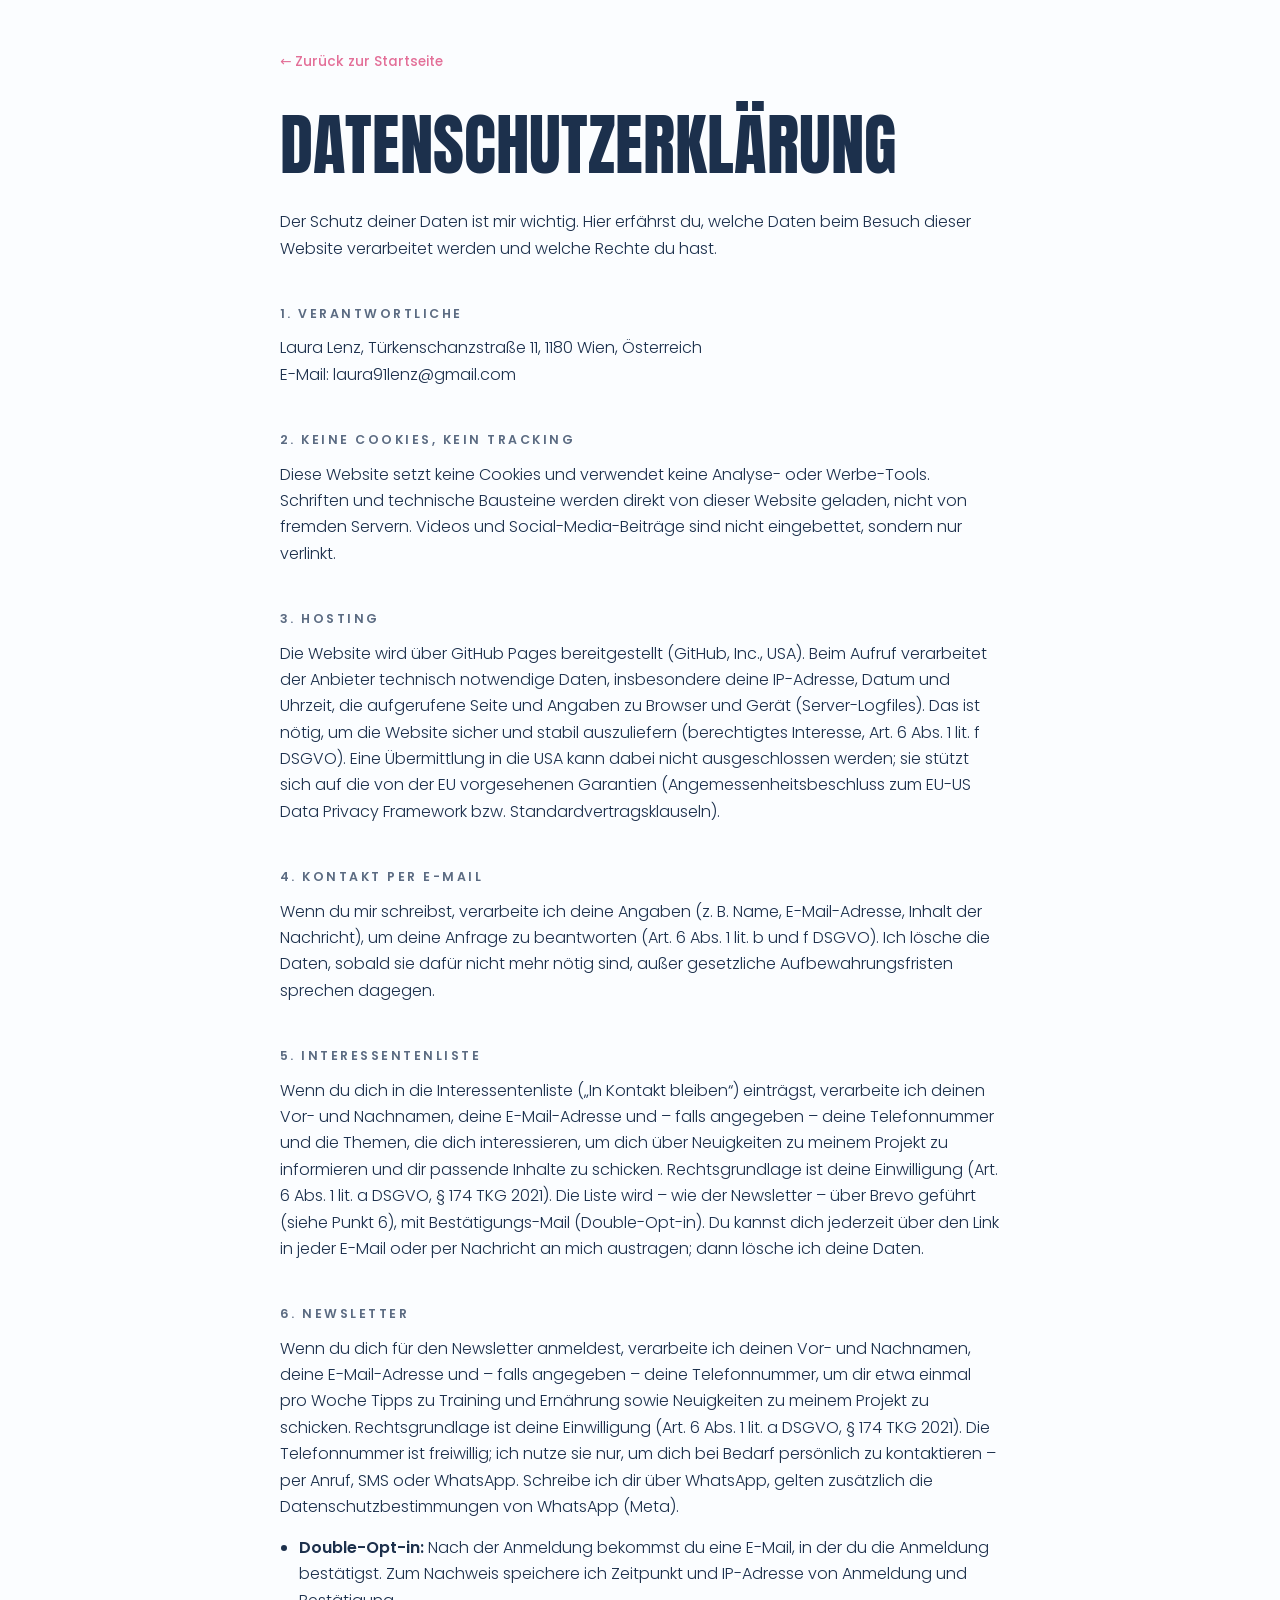
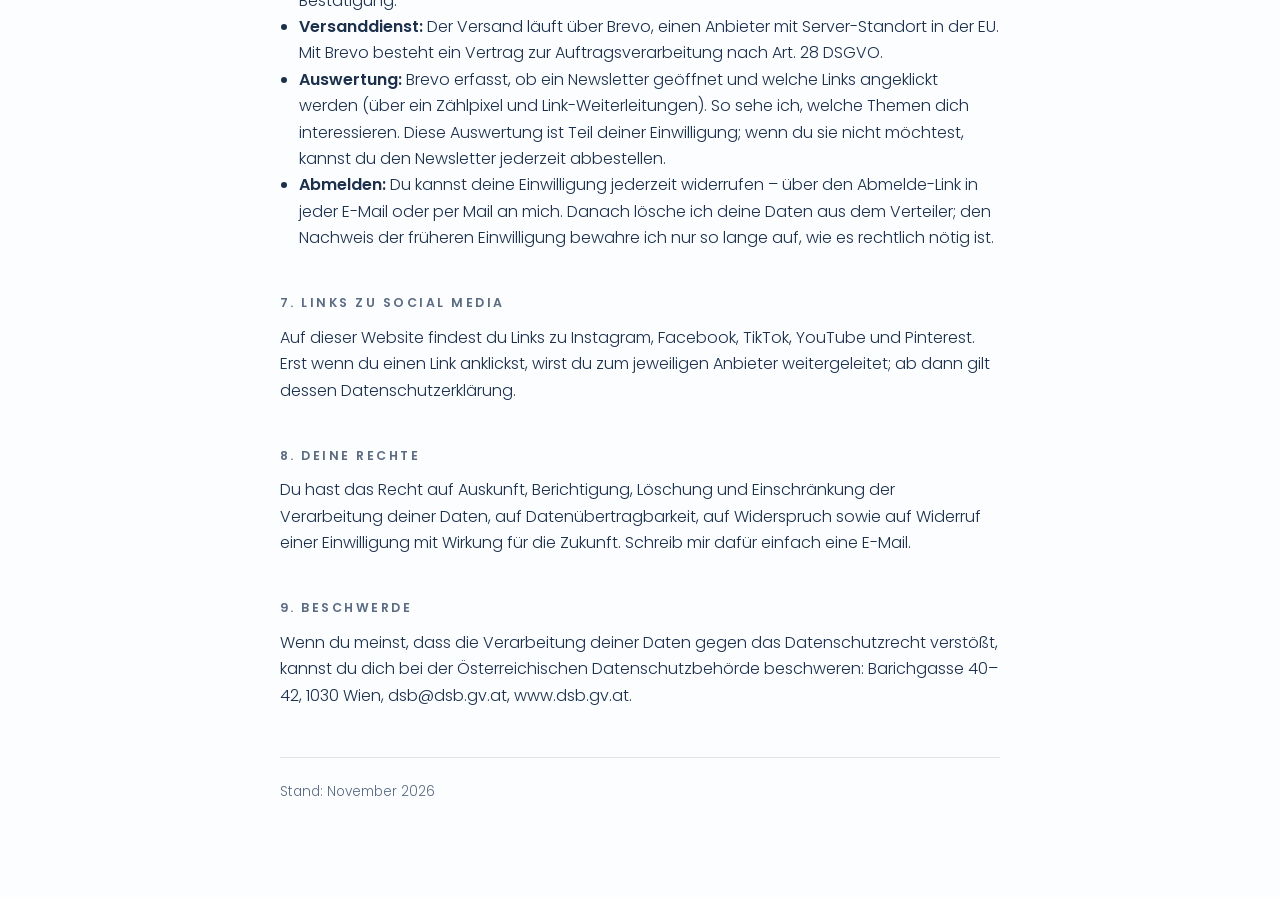
<file: datenschutz.html>
<!doctype html>
<html lang="de">
<head>
<meta charset="utf-8">
<meta name="viewport" content="width=device-width, initial-scale=1, viewport-fit=cover">
<title>Datenschutz – Train with Laura Le</title>
<link rel="icon" type="image/png" sizes="64x64" href="favicon.png">
<link rel="icon" type="image/png" sizes="512x512" href="favicon-512.png">
<link rel="apple-touch-icon" href="apple-touch-icon.png">
<link rel="stylesheet" href="fonts.css">
<style>
:root{--bg:#FBFDFF;--navy:#1C304C;--mute:#5B6B82;--rose:#E36F98;--hair:rgba(28,48,76,.12);--todo:#F8E6EC;color-scheme:light}
@media (prefers-color-scheme:dark){:root:not([data-theme="light"]){--bg:#0F1B2D;--navy:#EEF5FC;--mute:#A9BBD0;--rose:#F08AB0;--hair:rgba(238,245,252,.14);--todo:#3a2534;color-scheme:dark}}
:root[data-theme="dark"]{--bg:#0F1B2D;--navy:#EEF5FC;--mute:#A9BBD0;--rose:#F08AB0;--hair:rgba(238,245,252,.14);--todo:#3a2534;color-scheme:dark}
*{box-sizing:border-box}
body{margin:0;background:var(--bg);color:var(--navy);font-family:"Poppins",system-ui,-apple-system,"Segoe UI",sans-serif;font-size:16px;line-height:1.65;font-weight:300}
.wrap{max-width:760px;margin:0 auto;padding-left:max(20px,env(safe-area-inset-left,0px));padding-right:max(20px,env(safe-area-inset-right,0px));padding-block:3rem 5rem}
a{color:var(--rose)}
.back{display:inline-block;font-size:.85rem;font-weight:500;text-decoration:none;margin-bottom:2.5rem}
h1{font-family:"Anton","Impact","Arial Narrow",sans-serif;font-weight:400;text-transform:uppercase;font-size:clamp(2.6rem,8vw,4.2rem);line-height:.95;margin:0 0 2rem}
h2{font-size:.78rem;letter-spacing:.2em;text-transform:uppercase;color:var(--mute);font-weight:600;margin:2.6rem 0 .7rem}
p,ul{margin:0 0 .9rem}
ul{padding-left:1.2rem}
b{font-weight:600}
.todo{background:var(--todo);color:var(--rose);font-weight:600;border-radius:4px;padding:0 .3rem}
.note{margin-top:3rem;padding-top:1.4rem;border-top:1px solid var(--hair);font-size:.85rem;color:var(--mute)}
</style>
</head>
<body>
<div class="wrap">
<a class="back" href="index.html">← Zurück zur Startseite</a>
<h1>Datenschutz&shy;erklärung</h1>
<p>Der Schutz deiner Daten ist mir wichtig. Hier erfährst du, welche Daten beim Besuch dieser Website verarbeitet werden und welche Rechte du hast.</p>

<h2>1. Verantwortliche</h2>
<p>Laura Lenz, Türkenschanzstraße 11, 1180 Wien, Österreich<br>E-Mail: laura91lenz@gmail.com</p>

<h2>2. Keine Cookies, kein Tracking</h2>
<p>Diese Website setzt keine Cookies und verwendet keine Analyse- oder Werbe-Tools. Schriften und technische Bausteine werden direkt von dieser Website geladen, nicht von fremden Servern. Videos und Social-Media-Beiträge sind nicht eingebettet, sondern nur verlinkt.</p>

<h2>3. Hosting</h2>
<p>Die Website wird über GitHub Pages bereitgestellt (GitHub, Inc., USA). Beim Aufruf verarbeitet der Anbieter technisch notwendige Daten, insbesondere deine IP-Adresse, Datum und Uhrzeit, die aufgerufene Seite und Angaben zu Browser und Gerät (Server-Logfiles). Das ist nötig, um die Website sicher und stabil auszuliefern (berechtigtes Interesse, Art. 6 Abs. 1 lit. f DSGVO). Eine Übermittlung in die USA kann dabei nicht ausgeschlossen werden; sie stützt sich auf die von der EU vorgesehenen Garantien (Angemessenheitsbeschluss zum EU-US Data Privacy Framework bzw. Standardvertragsklauseln).</p>

<h2>4. Kontakt per E-Mail</h2>
<p>Wenn du mir schreibst, verarbeite ich deine Angaben (z. B. Name, E-Mail-Adresse, Inhalt der Nachricht), um deine Anfrage zu beantworten (Art. 6 Abs. 1 lit. b und f DSGVO). Ich lösche die Daten, sobald sie dafür nicht mehr nötig sind, außer gesetzliche Aufbewahrungsfristen sprechen dagegen.</p>

<h2>5. Interessentenliste</h2>
<p>Wenn du dich in die Interessentenliste („In Kontakt bleiben“) einträgst, verarbeite ich deinen Vor- und Nachnamen, deine E-Mail-Adresse und – falls angegeben – deine Telefonnummer und die Themen, die dich interessieren, um dich über Neuigkeiten zu meinem Projekt zu informieren und dir passende Inhalte zu schicken. Rechtsgrundlage ist deine Einwilligung (Art. 6 Abs. 1 lit. a DSGVO, § 174 TKG 2021). Die Liste wird – wie der Newsletter – über Brevo geführt (siehe Punkt 6), mit Bestätigungs-Mail (Double-Opt-in). Du kannst dich jederzeit über den Link in jeder E-Mail oder per Nachricht an mich austragen; dann lösche ich deine Daten.</p>

<h2>6. Newsletter</h2>
<p>Wenn du dich für den Newsletter anmeldest, verarbeite ich deinen Vor- und Nachnamen, deine E-Mail-Adresse und – falls angegeben – deine Telefonnummer, um dir etwa einmal pro Woche Tipps zu Training und Ernährung sowie Neuigkeiten zu meinem Projekt zu schicken. Rechtsgrundlage ist deine Einwilligung (Art. 6 Abs. 1 lit. a DSGVO, § 174 TKG 2021). Die Telefonnummer ist freiwillig; ich nutze sie nur, um dich bei Bedarf persönlich zu kontaktieren – per Anruf, SMS oder WhatsApp. Schreibe ich dir über WhatsApp, gelten zusätzlich die Datenschutzbestimmungen von WhatsApp (Meta).</p>
<ul>
<li><b>Double-Opt-in:</b> Nach der Anmeldung bekommst du eine E-Mail, in der du die Anmeldung bestätigst. Zum Nachweis speichere ich Zeitpunkt und IP-Adresse von Anmeldung und Bestätigung.</li>
<li><b>Versanddienst:</b> Der Versand läuft über Brevo, einen Anbieter mit Server-Standort in der EU. Mit Brevo besteht ein Vertrag zur Auftragsverarbeitung nach Art. 28 DSGVO.</li>
<li><b>Auswertung:</b> Brevo erfasst, ob ein Newsletter geöffnet und welche Links angeklickt werden (über ein Zählpixel und Link-Weiterleitungen). So sehe ich, welche Themen dich interessieren. Diese Auswertung ist Teil deiner Einwilligung; wenn du sie nicht möchtest, kannst du den Newsletter jederzeit abbestellen.</li>
<li><b>Abmelden:</b> Du kannst deine Einwilligung jederzeit widerrufen – über den Abmelde-Link in jeder E-Mail oder per Mail an mich. Danach lösche ich deine Daten aus dem Verteiler; den Nachweis der früheren Einwilligung bewahre ich nur so lange auf, wie es rechtlich nötig ist.</li>
</ul>

<h2>7. Links zu Social Media</h2>
<p>Auf dieser Website findest du Links zu Instagram, Facebook, TikTok, YouTube und Pinterest. Erst wenn du einen Link anklickst, wirst du zum jeweiligen Anbieter weitergeleitet; ab dann gilt dessen Datenschutzerklärung.</p>

<h2>8. Deine Rechte</h2>
<p>Du hast das Recht auf Auskunft, Berichtigung, Löschung und Einschränkung der Verarbeitung deiner Daten, auf Datenübertragbarkeit, auf Widerspruch sowie auf Widerruf einer Einwilligung mit Wirkung für die Zukunft. Schreib mir dafür einfach eine E-Mail.</p>

<h2>9. Beschwerde</h2>
<p>Wenn du meinst, dass die Verarbeitung deiner Daten gegen das Datenschutzrecht verstößt, kannst du dich bei der Österreichischen Datenschutzbehörde beschweren: Barichgasse 40–42, 1030 Wien, dsb@dsb.gv.at, www.dsb.gv.at.</p>

<p class="note">Stand: November 2026</p>
</div>
</body>
</html>
</file>
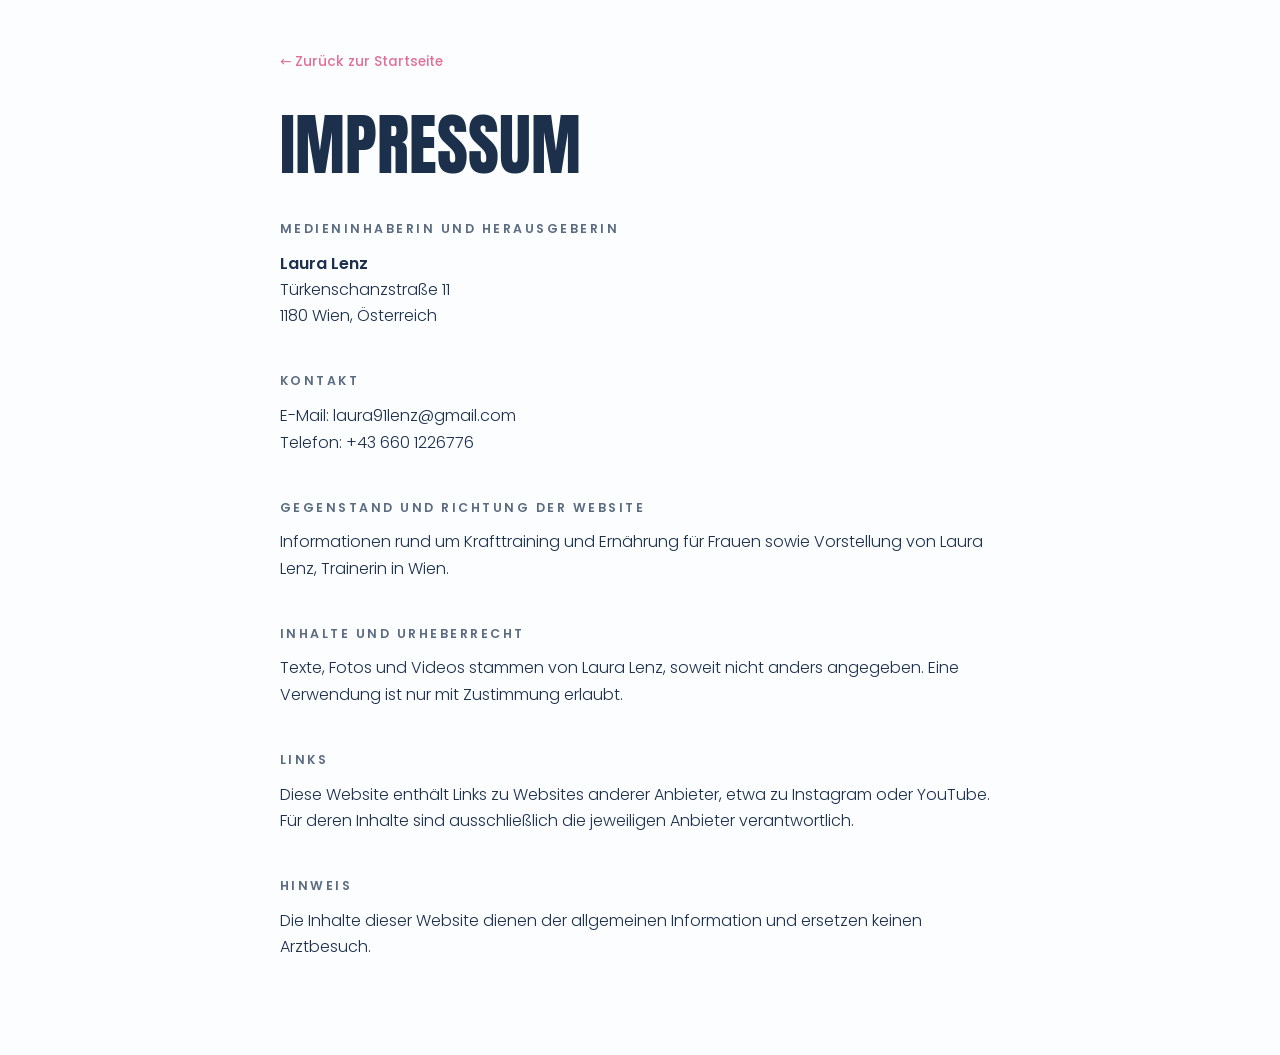
<file: impressum.html>
<!doctype html>
<html lang="de">
<head>
<meta charset="utf-8">
<meta name="viewport" content="width=device-width, initial-scale=1, viewport-fit=cover">
<title>Impressum – Train with Laura Le</title>
<link rel="icon" type="image/png" sizes="64x64" href="favicon.png">
<link rel="icon" type="image/png" sizes="512x512" href="favicon-512.png">
<link rel="apple-touch-icon" href="apple-touch-icon.png">
<link rel="stylesheet" href="fonts.css">
<style>
:root{--bg:#FBFDFF;--navy:#1C304C;--mute:#5B6B82;--rose:#E36F98;--hair:rgba(28,48,76,.12);--todo:#F8E6EC;color-scheme:light}
@media (prefers-color-scheme:dark){:root:not([data-theme="light"]){--bg:#0F1B2D;--navy:#EEF5FC;--mute:#A9BBD0;--rose:#F08AB0;--hair:rgba(238,245,252,.14);--todo:#3a2534;color-scheme:dark}}
:root[data-theme="dark"]{--bg:#0F1B2D;--navy:#EEF5FC;--mute:#A9BBD0;--rose:#F08AB0;--hair:rgba(238,245,252,.14);--todo:#3a2534;color-scheme:dark}
*{box-sizing:border-box}
body{margin:0;background:var(--bg);color:var(--navy);font-family:"Poppins",system-ui,-apple-system,"Segoe UI",sans-serif;font-size:16px;line-height:1.65;font-weight:300}
.wrap{max-width:760px;margin:0 auto;padding-left:max(20px,env(safe-area-inset-left,0px));padding-right:max(20px,env(safe-area-inset-right,0px));padding-block:3rem 5rem}
a{color:var(--rose)}
.back{display:inline-block;font-size:.85rem;font-weight:500;text-decoration:none;margin-bottom:2.5rem}
h1{font-family:"Anton","Impact","Arial Narrow",sans-serif;font-weight:400;text-transform:uppercase;font-size:clamp(2.6rem,8vw,4.2rem);line-height:.95;margin:0 0 2rem}
h2{font-size:.78rem;letter-spacing:.2em;text-transform:uppercase;color:var(--mute);font-weight:600;margin:2.6rem 0 .7rem}
p,ul{margin:0 0 .9rem}
ul{padding-left:1.2rem}
b{font-weight:600}
.todo{background:var(--todo);color:var(--rose);font-weight:600;border-radius:4px;padding:0 .3rem}
.note{margin-top:3rem;padding-top:1.4rem;border-top:1px solid var(--hair);font-size:.85rem;color:var(--mute)}
</style>
</head>
<body>
<div class="wrap">
<a class="back" href="index.html">← Zurück zur Startseite</a>
<h1>Impressum</h1>

<h2>Medieninhaberin und Herausgeberin</h2>
<p><b>Laura Lenz</b><br>Türkenschanzstraße 11<br>1180 Wien, Österreich</p>

<h2>Kontakt</h2>
<p>E-Mail: laura91lenz@gmail.com<br>Telefon: +43 660 1226776</p>

<h2>Gegenstand und Richtung der Website</h2>
<p>Informationen rund um Krafttraining und Ernährung für Frauen sowie Vorstellung von Laura Lenz, Trainerin in Wien.</p>

<h2>Inhalte und Urheberrecht</h2>
<p>Texte, Fotos und Videos stammen von Laura Lenz, soweit nicht anders angegeben. Eine Verwendung ist nur mit Zustimmung erlaubt.</p>

<h2>Links</h2>
<p>Diese Website enthält Links zu Websites anderer Anbieter, etwa zu Instagram oder YouTube. Für deren Inhalte sind ausschließlich die jeweiligen Anbieter verantwortlich.</p>

<h2>Hinweis</h2>
<p>Die Inhalte dieser Website dienen der allgemeinen Information und ersetzen keinen Arztbesuch.</p>
</div>
</body>
</html>
</file>
<file: fonts.css>
@font-face{font-family:'Anton';font-style:normal;font-weight:400;font-display:swap;src:url(fonts/Anton-Regular.woff) format('woff')}
@font-face{font-family:'Poppins';font-style:normal;font-weight:300;font-display:swap;src:url(fonts/Poppins-Light.woff) format('woff')}
@font-face{font-family:'Poppins';font-style:normal;font-weight:400;font-display:swap;src:url(fonts/Poppins-Regular.woff) format('woff')}
@font-face{font-family:'Poppins';font-style:normal;font-weight:500;font-display:swap;src:url(fonts/Poppins-Medium.woff) format('woff')}
@font-face{font-family:'Poppins';font-style:normal;font-weight:600;font-display:swap;src:url(fonts/Poppins-SemiBold.woff) format('woff')}
@font-face{font-family:'Poppins';font-style:normal;font-weight:700;font-display:swap;src:url(fonts/Poppins-Bold.woff) format('woff')}
@font-face{font-family:'Poppins';font-style:normal;font-weight:800;font-display:swap;src:url(fonts/Poppins-ExtraBold.woff) format('woff')}
</file>
